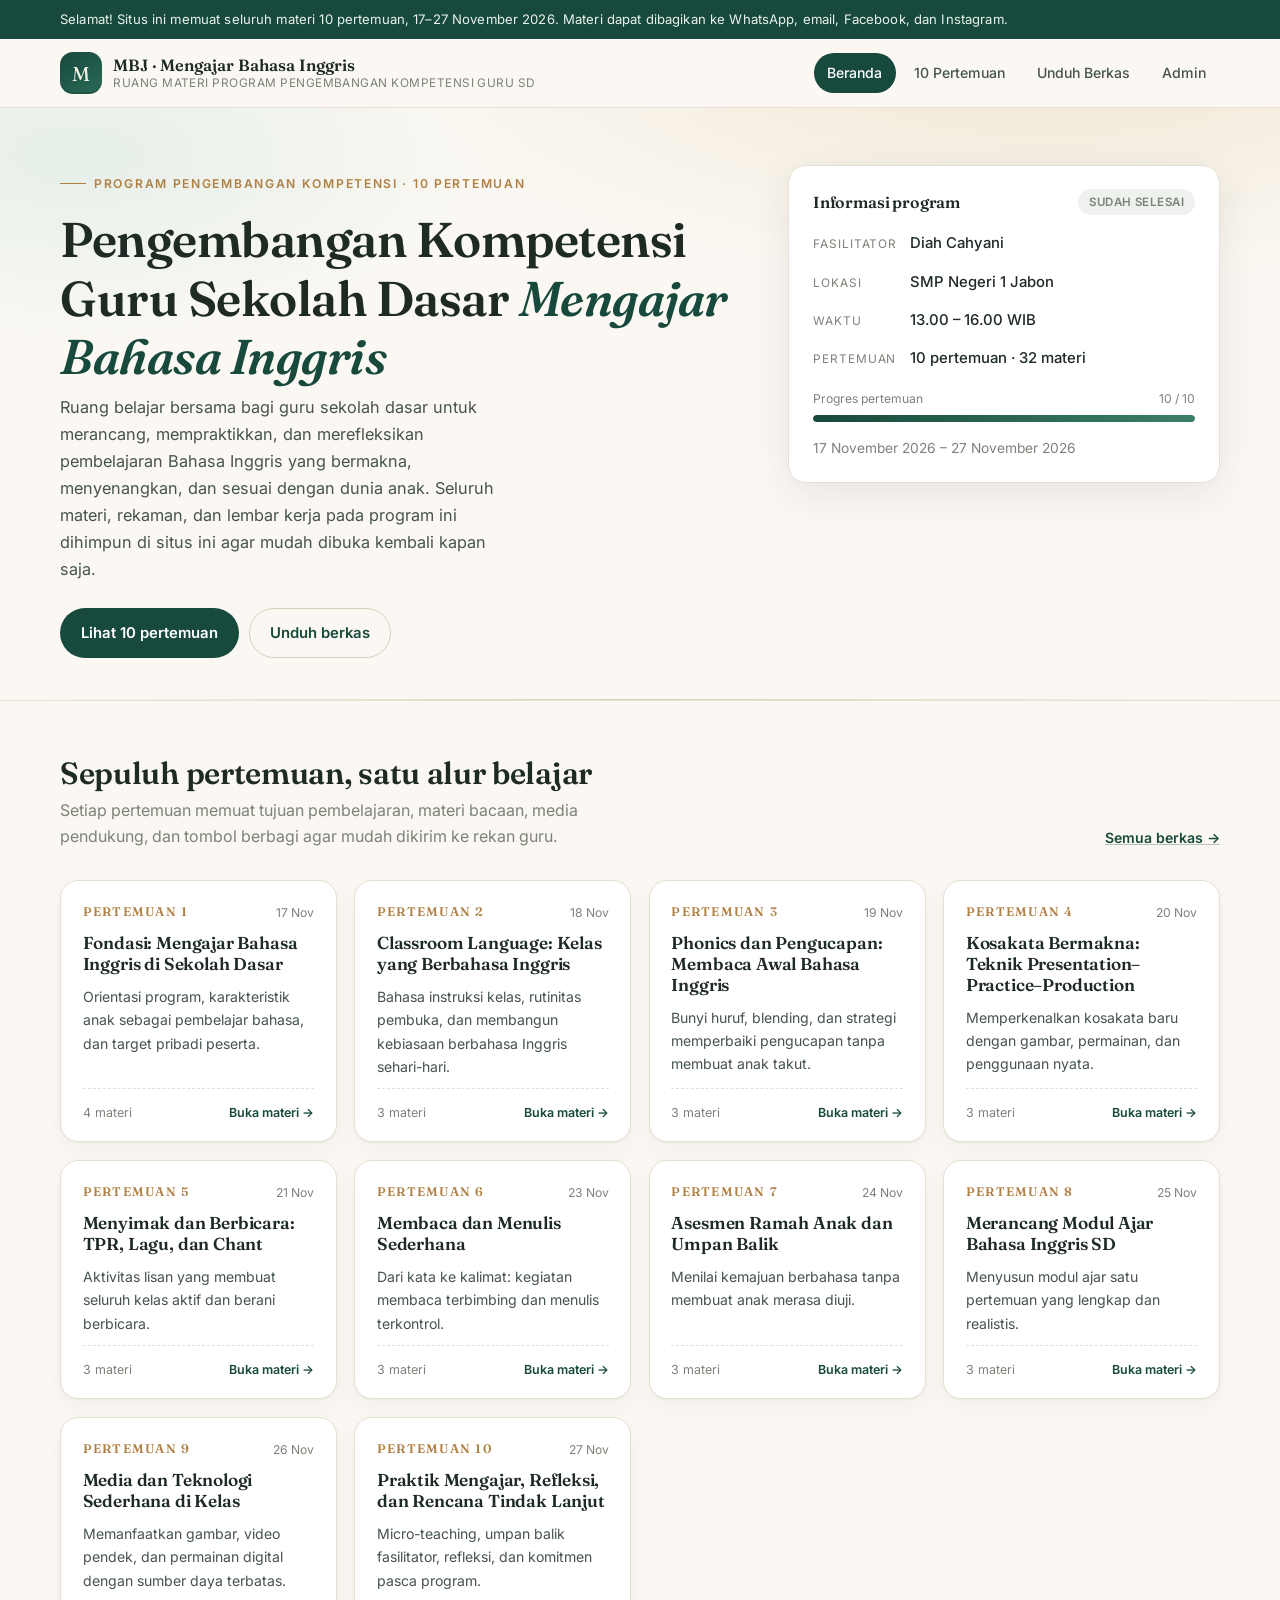
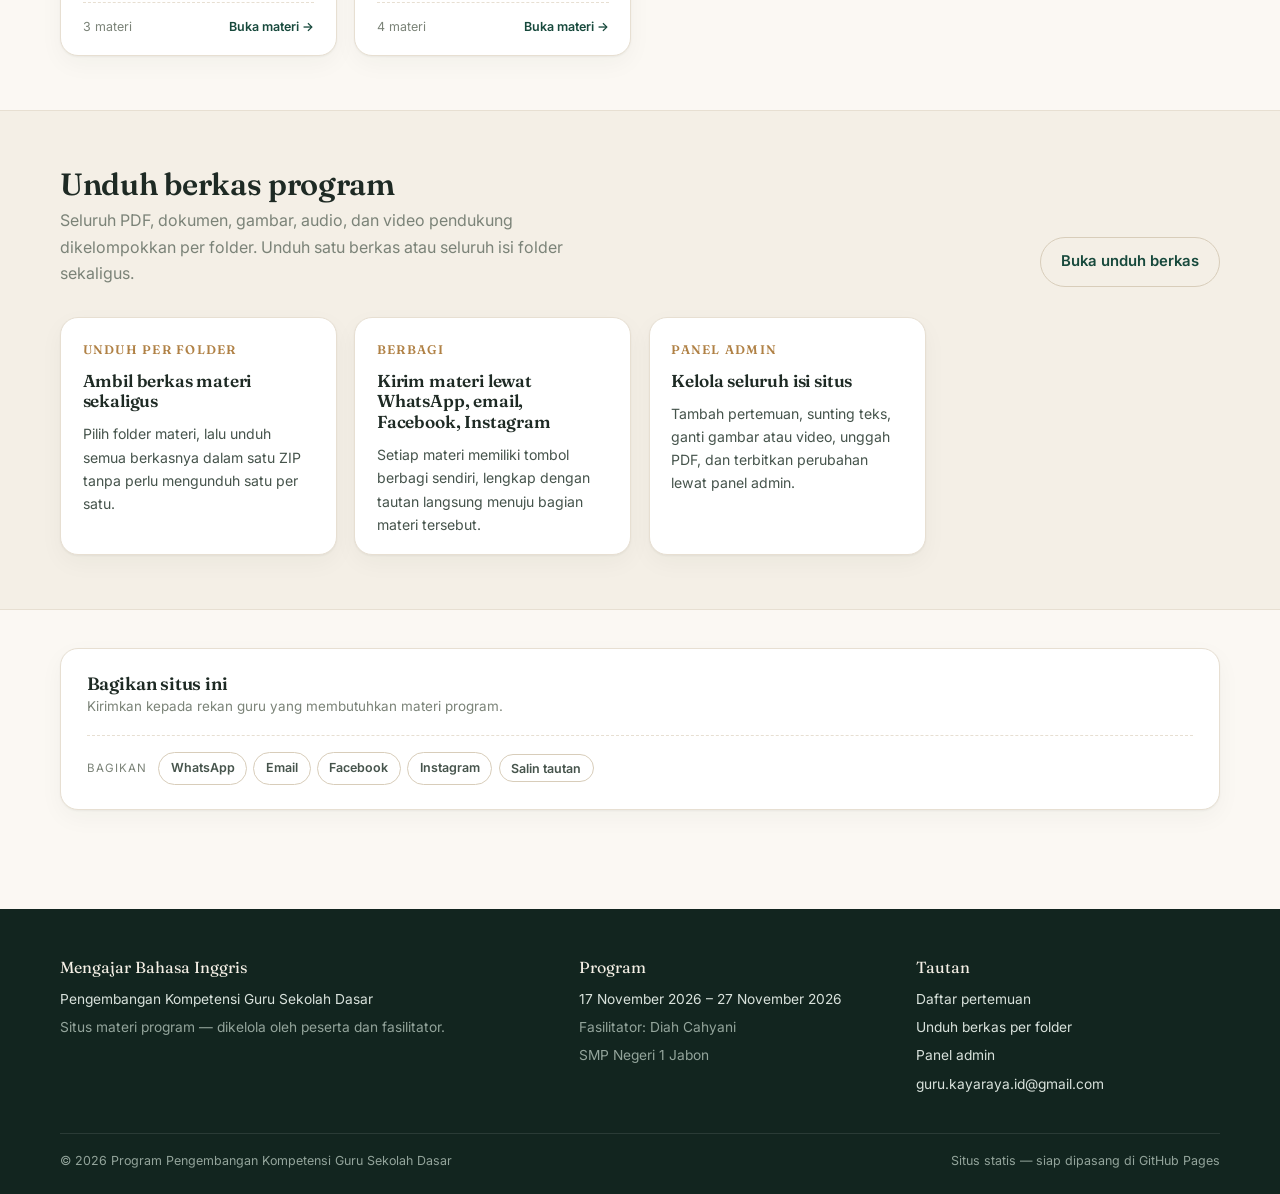
<file: index.html>
<!doctype html>
<html lang="id">
<head>
  <meta charset="utf-8">
  <meta name="viewport" content="width=device-width, initial-scale=1">
  <title>MBJ · Materi Pengembangan Kompetensi Guru SD — Mengajar Bahasa Inggris</title>
  <meta name="description" content="Kumpulan materi 10 pertemuan Program Pengembangan Kompetensi Guru Sekolah Dasar — Mengajar Bahasa Inggris, 17–27 November 2026, fasilitator Diah Cahyani, SMP Negeri 1 Jabon.">
  <meta name="theme-color" content="#fbf8f3">
  <link rel="preconnect" href="https://fonts.googleapis.com">
  <link rel="preconnect" href="https://fonts.gstatic.com" crossorigin>
  <link href="https://fonts.googleapis.com/css2?family=Fraunces:ital,opsz,wght@0,9..144,400;0,9..144,600;0,9..144,700;1,9..144,400&family=Inter:wght@400;500;600;700&display=swap" rel="stylesheet">
  <link rel="stylesheet" href="assets/css/style.css">
  <link rel="icon" href="data:image/svg+xml,%3Csvg xmlns='http://www.w3.org/2000/svg' viewBox='0 0 64 64'%3E%3Crect width='64' height='64' rx='14' fill='%2317493c'/%3E%3Ctext x='32' y='43' font-family='Georgia,serif' font-size='30' fill='%23f6efe4' text-anchor='middle'%3EB%3C/text%3E%3C/svg%3E">
</head>
<body data-page="home">
  <div id="site-header"></div>
  <main id="app" aria-live="polite"></main>
  <div id="site-footer"></div>

  <script src="assets/js/data.js"></script>
  <script src="assets/js/app.js"></script>
  <script src="assets/js/home.js"></script>
</body>
</html>
</file>
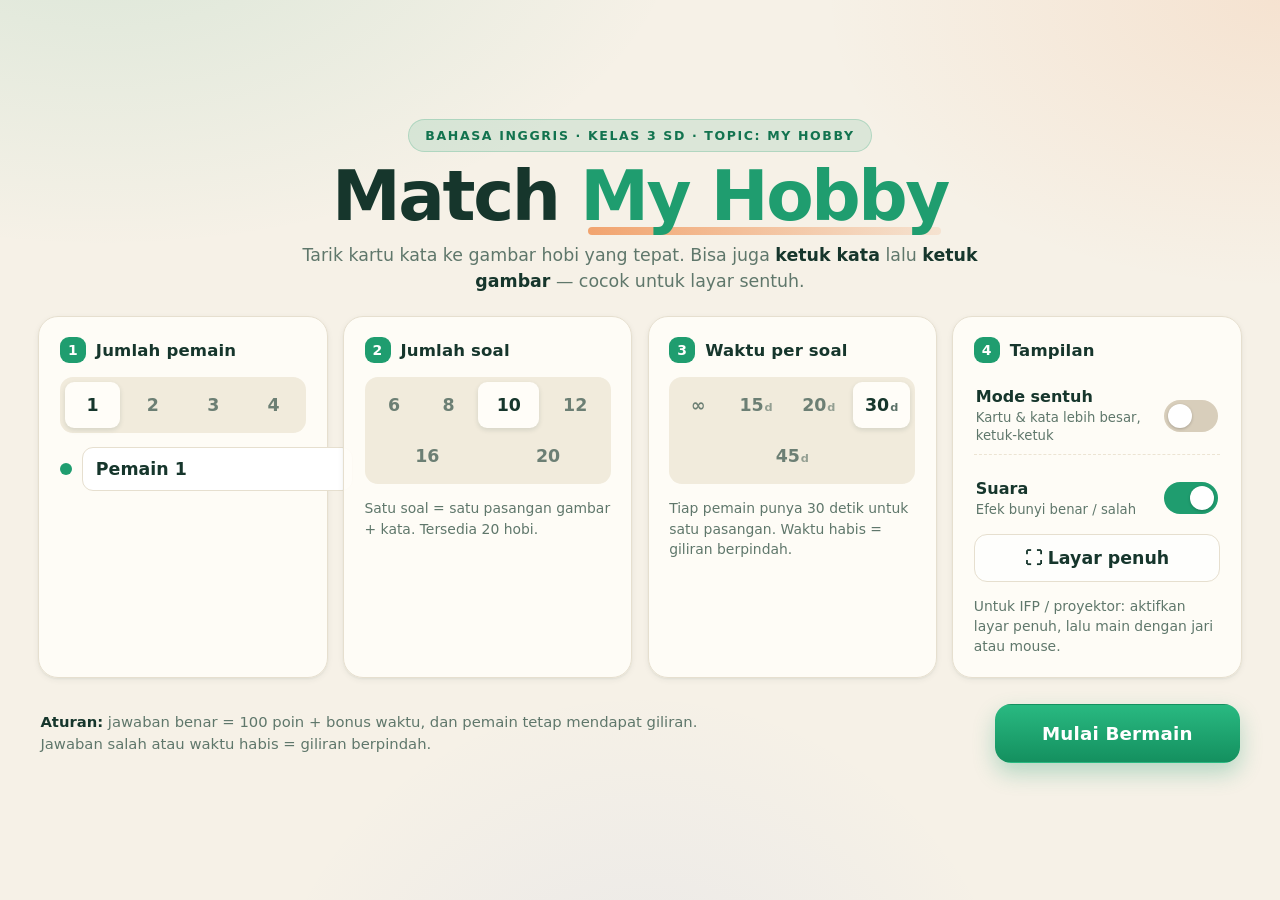
<file: game-match-hobby/index.html>
<!doctype html>
<html lang="id">
<head>
<meta charset="utf-8">
<meta name="viewport" content="width=device-width, initial-scale=1, maximum-scale=1, user-scalable=no">
<title>Match My Hobby — Bahasa Inggris Kelas 3 SD</title>
<meta name="description" content="Game pencocokan gambar dan teks bertema My Hobby untuk kelas 3 SD. Tarik kata ke gambar yang tepat, atur pemain, jumlah soal, dan waktu.">
<meta name="theme-color" content="#f6f1e7">
<link rel="icon" href="data:image/svg+xml,%3Csvg xmlns='http://www.w3.org/2000/svg' viewBox='0 0 64 64'%3E%3Crect width='64' height='64' rx='16' fill='%231f9d6f'/%3E%3Ctext x='32' y='45' font-family='Georgia,serif' font-size='34' font-weight='700' fill='%23fffdf8' text-anchor='middle'%3EM%3C/text%3E%3C/svg%3E">
<link rel="stylesheet" href="css/style.css">
</head>
<body>

<main id="app">

  <!-- ============ SETUP ============ -->
  <section class="screen setup-screen is-active" id="screen-setup">
    <div class="setup-inner">
      <header class="hero">
        <span class="badge">Bahasa Inggris · Kelas 3 SD · Topic: My Hobby</span>
        <h1>Match <em>My Hobby</em></h1>
        <p class="lede">Tarik kartu kata ke gambar hobi yang tepat. Bisa juga <b>ketuk kata</b> lalu <b>ketuk gambar</b> — cocok untuk layar sentuh.</p>
      </header>

      <div class="setup-grid">
        <section class="panel">
          <h2><i>1</i> Jumlah pemain</h2>
          <div class="seg" id="seg-players" role="group" aria-label="Jumlah pemain">
            <button type="button" data-v="1" class="on">1</button>
            <button type="button" data-v="2">2</button>
            <button type="button" data-v="3">3</button>
            <button type="button" data-v="4">4</button>
          </div>
          <div class="names" id="name-fields"></div>
        </section>

        <section class="panel">
          <h2><i>2</i> Jumlah soal</h2>
          <div class="seg" id="seg-pairs" role="group" aria-label="Jumlah soal">
            <button type="button" data-v="6">6</button>
            <button type="button" data-v="8">8</button>
            <button type="button" data-v="10" class="on">10</button>
            <button type="button" data-v="12">12</button>
            <button type="button" data-v="16">16</button>
            <button type="button" data-v="20">20</button>
          </div>
          <p class="hint">Satu soal = satu pasangan gambar + kata. Tersedia 20 hobi.</p>
        </section>

        <section class="panel">
          <h2><i>3</i> Waktu per soal</h2>
          <div class="seg" id="seg-timer" role="group" aria-label="Waktu per soal">
            <button type="button" data-v="0">∞</button>
            <button type="button" data-v="15">15<small>d</small></button>
            <button type="button" data-v="20">20<small>d</small></button>
            <button type="button" data-v="30" class="on">30<small>d</small></button>
            <button type="button" data-v="45">45<small>d</small></button>
          </div>
          <p class="hint" id="timer-hint">Tiap pemain punya 30 detik untuk satu pasangan. Waktu habis = giliran berpindah.</p>
        </section>

        <section class="panel">
          <h2><i>4</i> Tampilan</h2>
          <label class="switch-row">
            <span class="txt"><b>Mode sentuh</b><small>Kartu &amp; kata lebih besar, ketuk-ketuk</small></span>
            <span class="sw"><input type="checkbox" id="ck-touch"><i></i></span>
          </label>
          <label class="switch-row">
            <span class="txt"><b>Suara</b><small>Efek bunyi benar / salah</small></span>
            <span class="sw"><input type="checkbox" id="ck-sound" checked><i></i></span>
          </label>
          <button type="button" class="btn ghost fullbtn" id="btn-full-setup">⛶ &nbsp;Layar penuh</button>
          <p class="hint">Untuk IFP / proyektor: aktifkan layar penuh, lalu main dengan jari atau mouse.</p>
        </section>
      </div>

      <div class="setup-foot">
        <p class="note"><b>Aturan:</b> jawaban benar = 100 poin + bonus waktu, dan pemain tetap mendapat giliran. Jawaban salah atau waktu habis = giliran berpindah.</p>
        <button type="button" class="btn primary big" id="btn-start">Mulai Bermain</button>
      </div>
    </div>
  </section>

  <!-- ============ GAME ============ -->
  <section class="screen game-screen" id="screen-game" hidden>
    <header class="gamebar">
      <div class="gamebrand">My <b>Hobby</b></div>
      <div class="scores" id="scores"></div>
      <div class="meters">
        <div class="timer-pill" id="timer-pill" aria-live="off">
          <span class="clock" aria-hidden="true">⏱</span>
          <b id="timer-val">30</b>
          <small id="timer-unit">detik</small>
        </div>
        <div class="prog">
          <span id="progress-text">0 / 10 pasangan</span>
          <div class="prog-bar"><i id="prog-fill"></i></div>
        </div>
      </div>
    </header>

    <div class="turnbar" id="turnbar">
      <span class="turn-dot" id="turn-dot"></span>
      <span class="turn-label" id="turn-label">Giliran <b>Pemain 1</b></span>
      <span class="turn-tip" id="turn-tip">Tarik kata ke gambar yang cocok</span>
    </div>

    <div class="board">
      <section class="zone">
        <div class="zone-head"><h2>Pictures</h2><span>gambar</span></div>
        <div class="pics" id="pics"></div>
      </section>
      <section class="zone">
        <div class="zone-head"><h2>Words</h2><span>kata</span></div>
        <div class="words" id="words"></div>
      </section>
    </div>

    <footer class="gamefoot">
      <button type="button" class="btn ghost sm" id="btn-quit">Keluar</button>
      <p class="foot-hint" id="foot-hint">Seret kata ke gambar — atau ketuk kata lalu ketuk gambar.</p>
      <div class="foot-right">
        <button type="button" class="btn ghost sm" id="btn-sound2">🔊 Suara: ON</button>
        <button type="button" class="btn ghost sm" id="btn-full2">⛶ Layar penuh</button>
      </div>
    </footer>

    <div class="flash" id="flash" aria-live="polite"></div>
  </section>

  <!-- ============ RESULTS ============ -->
  <section class="screen results-screen" id="screen-results" hidden>
    <div class="results-card">
      <div class="trophy" id="res-emoji" aria-hidden="true">🏆</div>
      <h1 id="res-title">Hebat!</h1>
      <p class="res-sub" id="res-sub"></p>
      <div class="res-table" id="res-table"></div>
      <div class="res-meta" id="res-meta"></div>
      <div class="res-actions">
        <button type="button" class="btn primary" id="btn-again">Main Lagi</button>
        <button type="button" class="btn ghost" id="btn-setup">Ubah Pengaturan</button>
      </div>
    </div>
  </section>

</main>

<script src="js/data.js"></script>
<script src="js/game.js"></script>
</body>
</html>
</file>
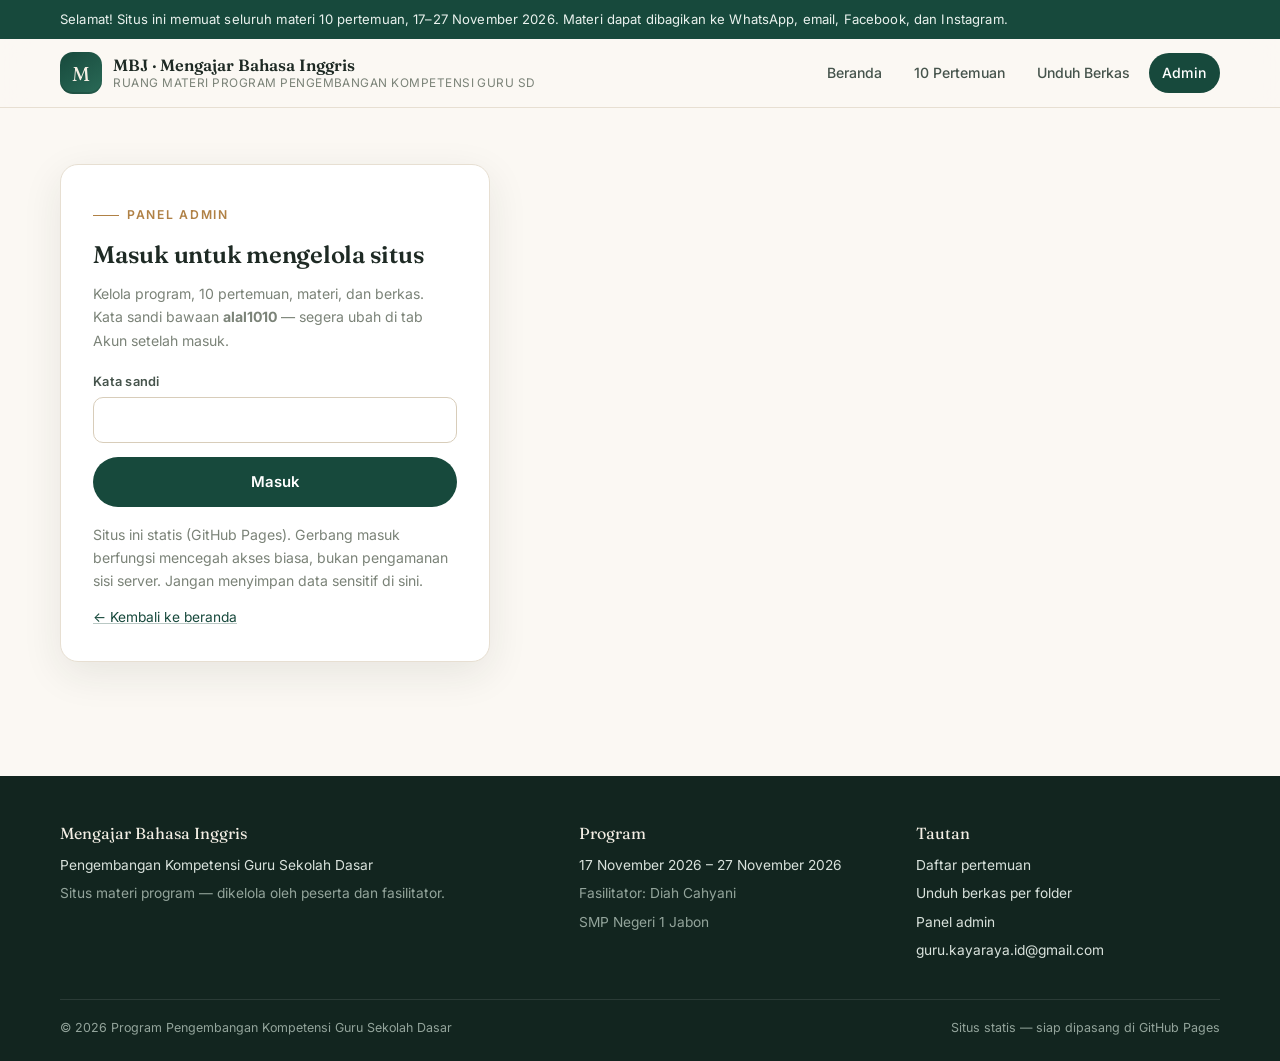
<file: admin.html>
<!doctype html>
<html lang="id">
<head>
  <meta charset="utf-8">
  <meta name="viewport" content="width=device-width, initial-scale=1">
  <title>Panel Admin · MBJ</title>
  <meta name="robots" content="noindex, nofollow">
  <meta name="theme-color" content="#fbf8f3">
  <link rel="preconnect" href="https://fonts.googleapis.com">
  <link rel="preconnect" href="https://fonts.gstatic.com" crossorigin>
  <link href="https://fonts.googleapis.com/css2?family=Fraunces:ital,opsz,wght@0,9..144,400;0,9..144,600;0,9..144,700;1,9..144,400&family=Inter:wght@400;500;600;700&display=swap" rel="stylesheet">
  <link rel="stylesheet" href="assets/css/style.css">
  <link rel="icon" href="data:image/svg+xml,%3Csvg xmlns='http://www.w3.org/2000/svg' viewBox='0 0 64 64'%3E%3Crect width='64' height='64' rx='14' fill='%2317493c'/%3E%3Ctext x='32' y='43' font-family='Georgia,serif' font-size='30' fill='%23f6efe4' text-anchor='middle'%3EB%3C/text%3E%3C/svg%3E">
</head>
<body data-page="admin">
  <div id="site-header"></div>
  <main id="app" aria-live="polite"></main>
  <div id="site-footer"></div>

  <script src="assets/js/data.js"></script>
  <script src="assets/js/app.js"></script>
  <script src="assets/js/admin.js"></script>
</body>
</html>
</file>
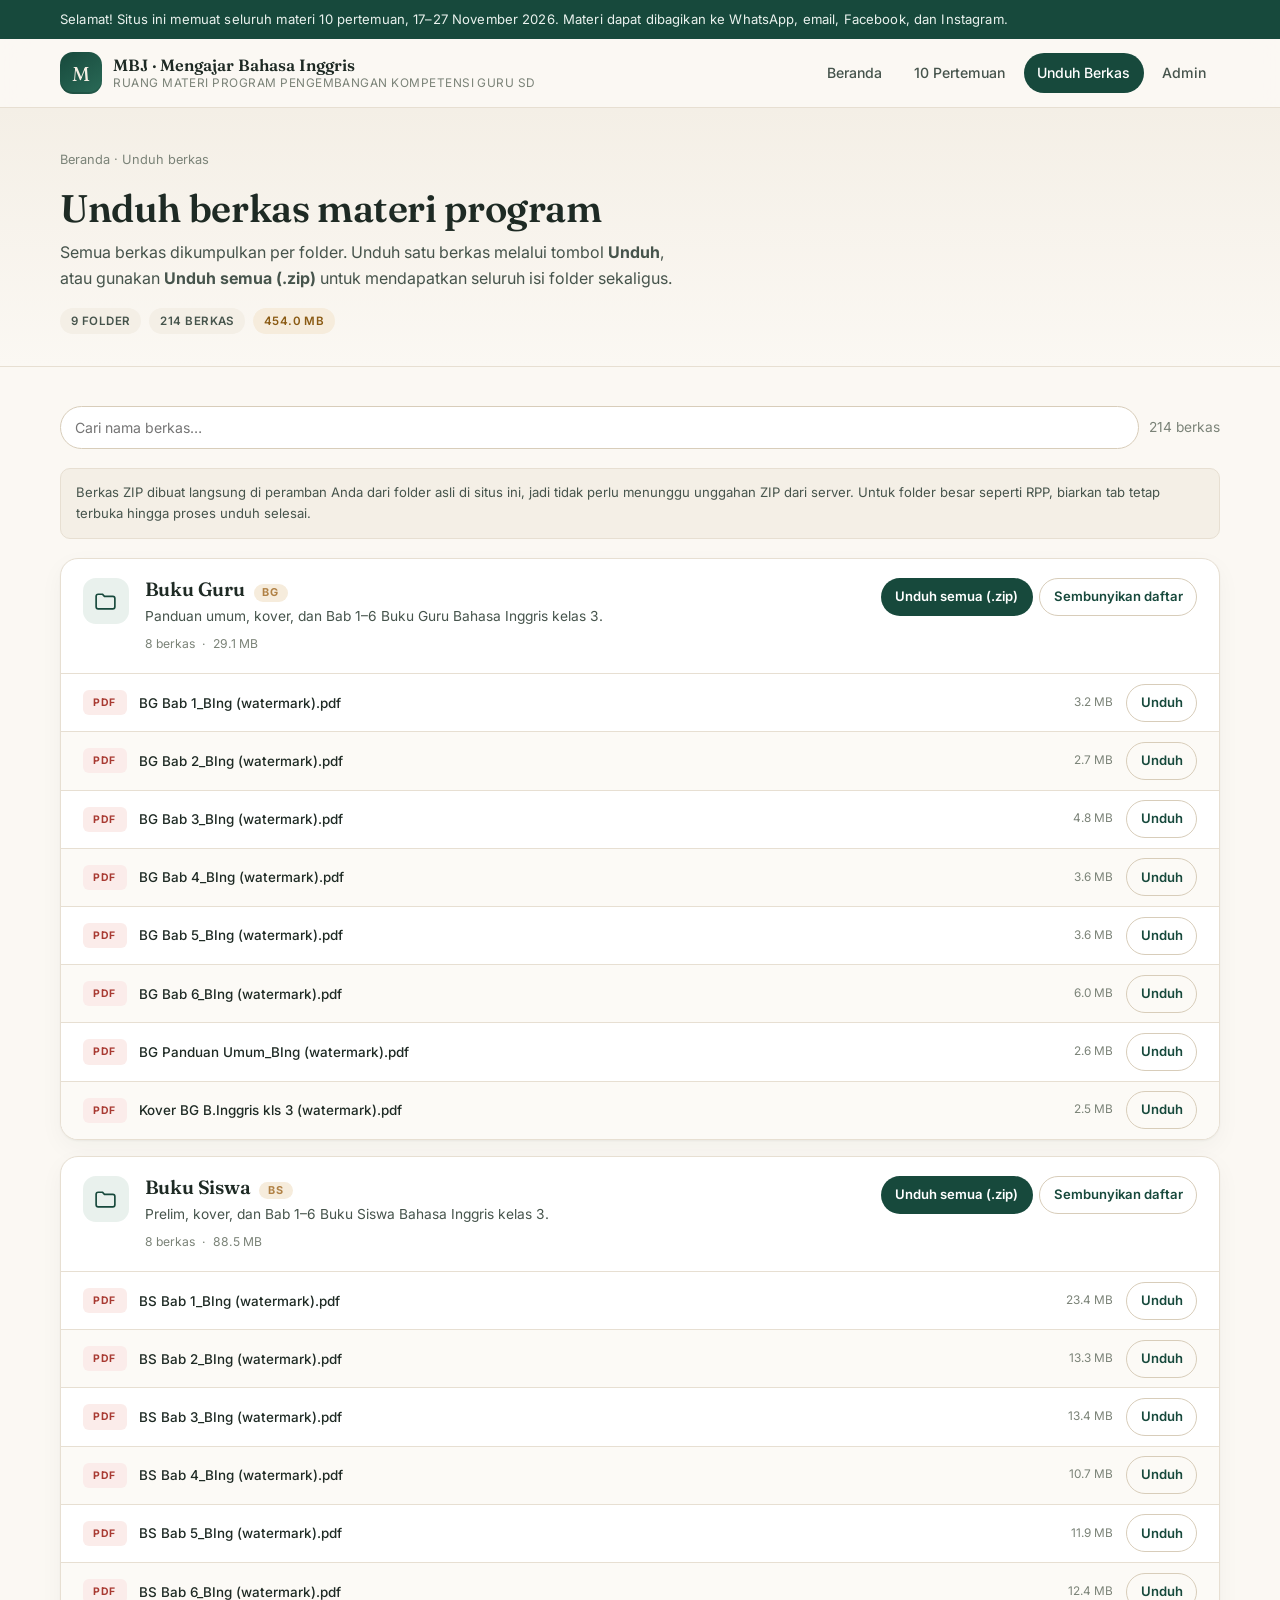
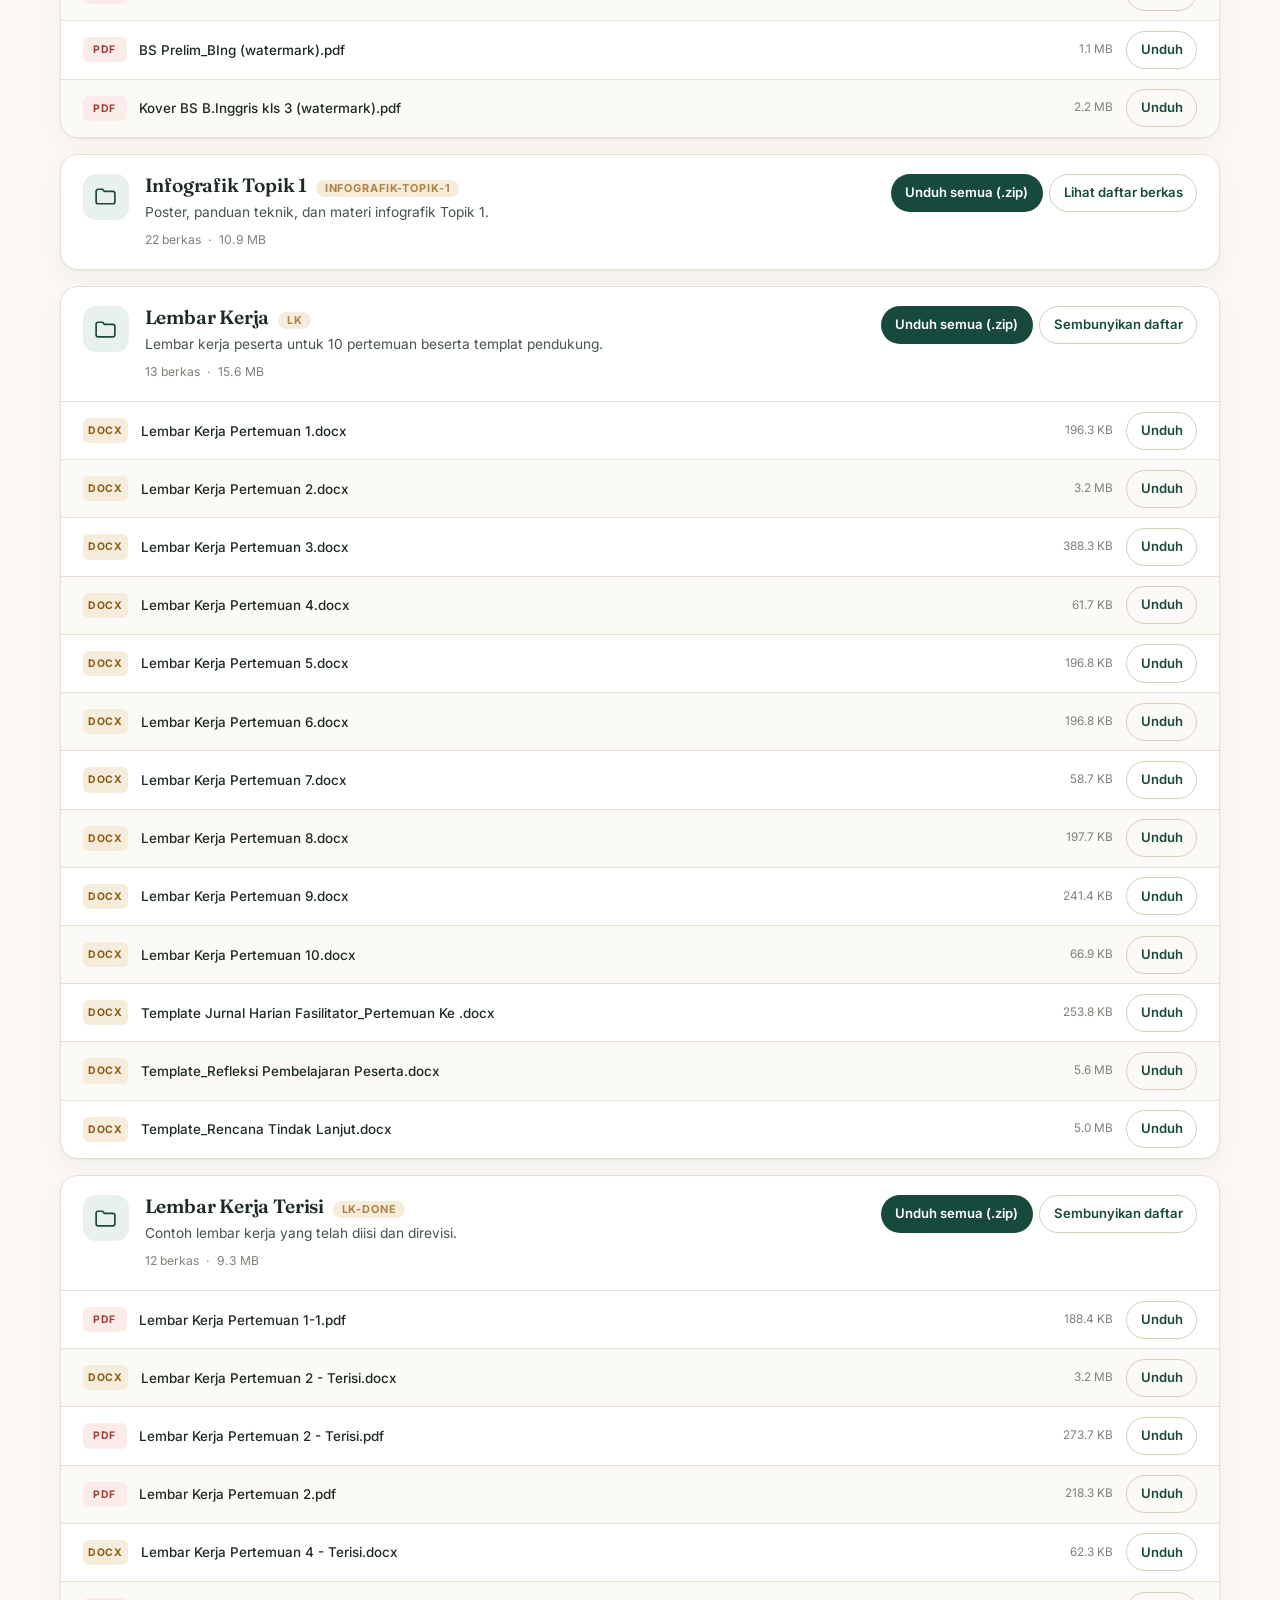
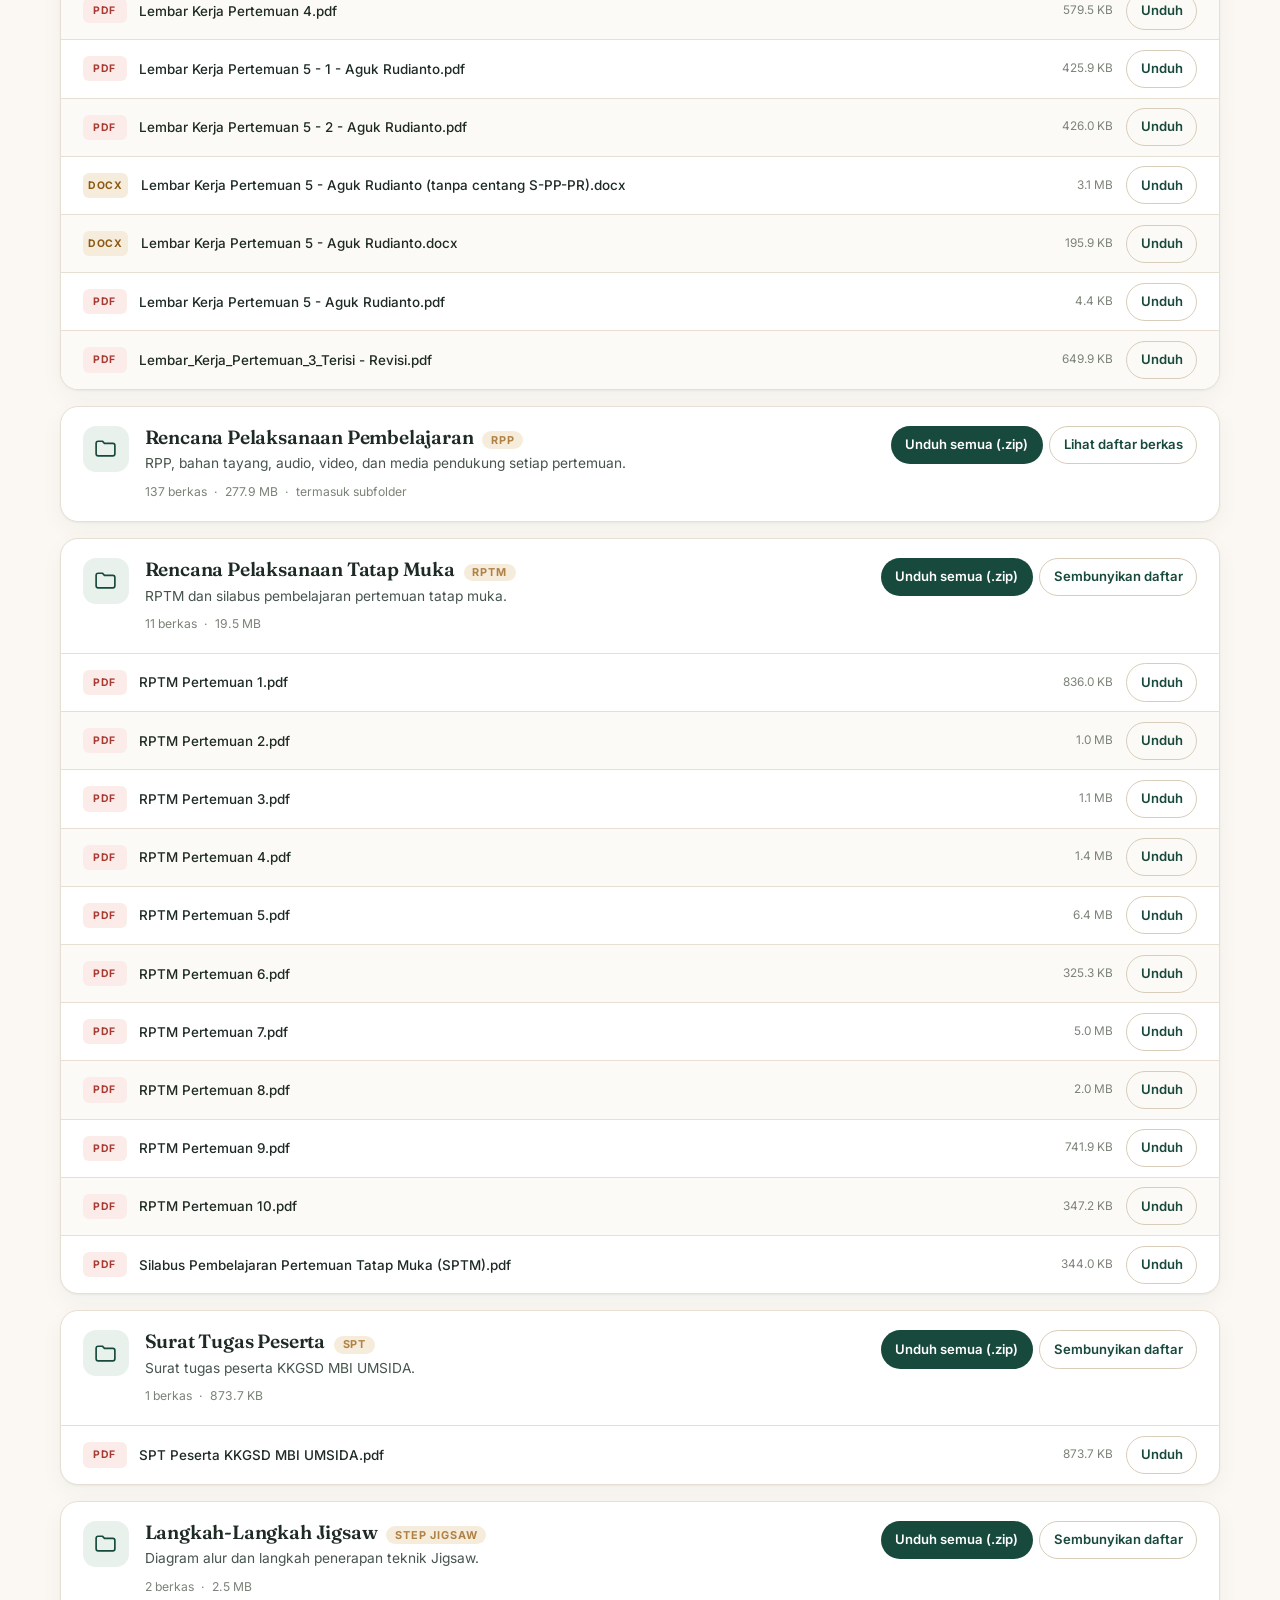
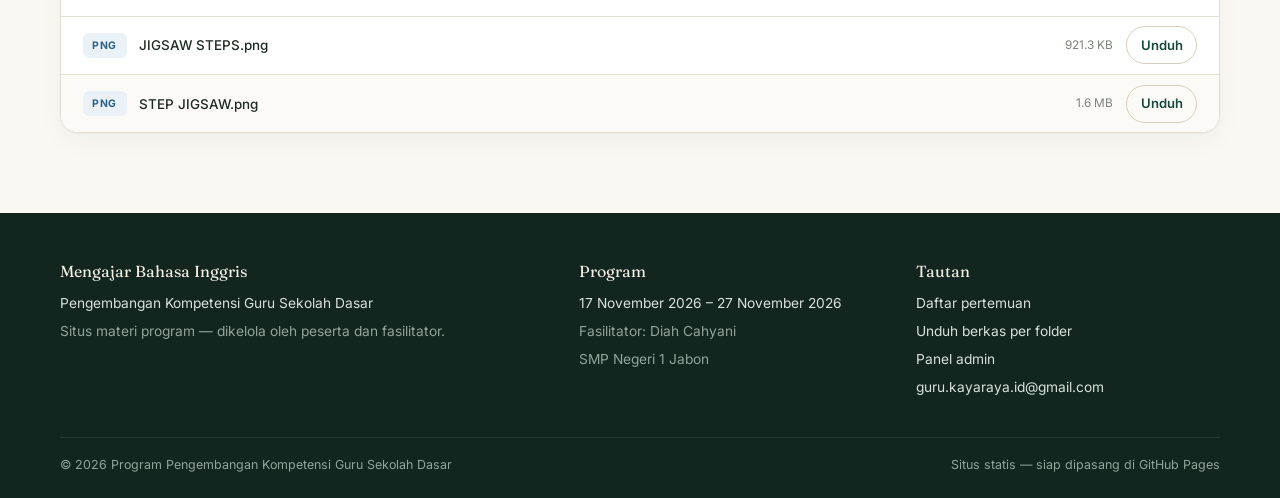
<file: downloads.html>
<!doctype html>
<html lang="id">
<head>
  <meta charset="utf-8">
  <meta name="viewport" content="width=device-width, initial-scale=1">
  <title>Unduh Berkas per Folder · MBJ</title>
  <meta name="description" content="Unduh berkas materi program per folder: BG, BS, Infografik Topik 1, LK, LK-Done, RPP, RPTM, SPT, dan Step Jigsaw. Tersedia juga unduh semua berkas dalam satu folder.">
  <meta name="theme-color" content="#fbf8f3">
  <link rel="preconnect" href="https://fonts.googleapis.com">
  <link rel="preconnect" href="https://fonts.gstatic.com" crossorigin>
  <link href="https://fonts.googleapis.com/css2?family=Fraunces:ital,opsz,wght@0,9..144,400;0,9..144,600;0,9..144,700;1,9..144,400&family=Inter:wght@400;500;600;700&display=swap" rel="stylesheet">
  <link rel="stylesheet" href="assets/css/style.css">
  <link rel="icon" href="data:image/svg+xml,%3Csvg xmlns='http://www.w3.org/2000/svg' viewBox='0 0 64 64'%3E%3Crect width='64' height='64' rx='14' fill='%2317493c'/%3E%3Ctext x='32' y='43' font-family='Georgia,serif' font-size='30' fill='%23f6efe4' text-anchor='middle'%3EB%3C/text%3E%3C/svg%3E">
</head>
<body data-page="downloads">
  <div id="site-header"></div>
  <main id="app" aria-live="polite"></main>
  <div id="site-footer"></div>

  <script src="assets/js/data.js"></script>
  <script src="assets/js/app.js"></script>
  <script src="assets/js/downloads-data.js"></script>
  <script src="assets/js/zip.js"></script>
  <script src="assets/js/downloads.js"></script>
</body>
</html>
</file>
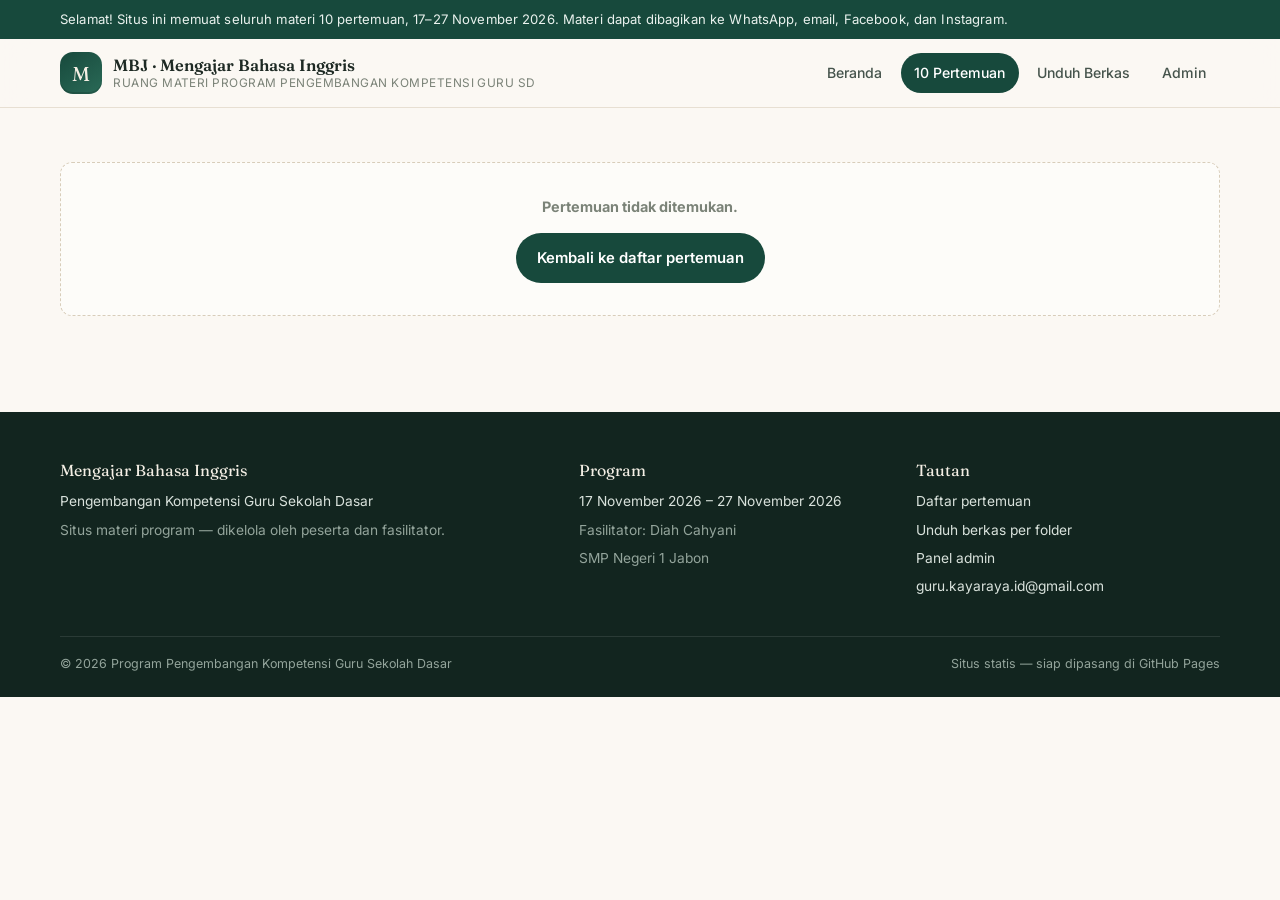
<file: pertemuan.html>
<!doctype html>
<html lang="id">
<head>
  <meta charset="utf-8">
  <meta name="viewport" content="width=device-width, initial-scale=1">
  <title>Materi Pertemuan · MBJ</title>
  <meta name="description" content="Materi lengkap per pertemuan Program Pengembangan Kompetensi Guru SD — Mengajar Bahasa Inggris.">
  <meta name="theme-color" content="#fbf8f3">
  <link rel="preconnect" href="https://fonts.googleapis.com">
  <link rel="preconnect" href="https://fonts.gstatic.com" crossorigin>
  <link href="https://fonts.googleapis.com/css2?family=Fraunces:ital,opsz,wght@0,9..144,400;0,9..144,600;0,9..144,700;1,9..144,400&family=Inter:wght@400;500;600;700&display=swap" rel="stylesheet">
  <link rel="stylesheet" href="assets/css/style.css">
  <link rel="icon" href="data:image/svg+xml,%3Csvg xmlns='http://www.w3.org/2000/svg' viewBox='0 0 64 64'%3E%3Crect width='64' height='64' rx='14' fill='%2317493c'/%3E%3Ctext x='32' y='43' font-family='Georgia,serif' font-size='30' fill='%23f6efe4' text-anchor='middle'%3EB%3C/text%3E%3C/svg%3E">
</head>
<body data-page="meetings">
  <div id="site-header"></div>
  <main id="app" aria-live="polite"></main>
  <div id="site-footer"></div>

  <script src="assets/js/data.js"></script>
  <script src="assets/js/app.js"></script>
  <script src="assets/js/meeting.js"></script>
</body>
</html>
</file>
<file: assets/css/style.css>
/* =========================================================
   MBJ · Tema terang elegan
   ========================================================= */
:root {
  --bg: #fbf8f3;
  --bg-soft: #f4efe6;
  --surface: #ffffff;
  --ink: #1e2a24;
  --ink-soft: #46544c;
  --muted: #7b8378;
  --line: #e7dfd2;
  --line-strong: #d8cdba;
  --brand: #17493c;
  --brand-dark: #0f342a;
  --brand-soft: #e9f1ed;
  --accent: #b08145;
  --accent-soft: #f6ecdc;
  --danger: #a83a32;
  --danger-soft: #fbecea;
  --shadow-sm: 0 1px 2px rgba(30, 42, 36, .05), 0 8px 24px rgba(30, 42, 36, .04);
  --shadow-md: 0 12px 40px rgba(30, 42, 36, .09);
  --radius: 18px;
  --radius-sm: 12px;
  --serif: 'Fraunces', 'Iowan Old Style', 'Georgia', serif;
  --sans: 'Inter', 'Segoe UI', system-ui, -apple-system, sans-serif;
}

* { box-sizing: border-box; }

html { scroll-behavior: smooth; }

body {
  margin: 0;
  background: var(--bg);
  color: var(--ink);
  font-family: var(--sans);
  font-size: 16px;
  line-height: 1.65;
  -webkit-font-smoothing: antialiased;
}

img, video, iframe { max-width: 100%; }

a { color: var(--brand); text-decoration-color: rgba(23, 73, 60, .3); }
a:hover { color: var(--brand-dark); }

h1, h2, h3, h4 {
  font-family: var(--serif);
  font-weight: 600;
  line-height: 1.2;
  letter-spacing: -.01em;
  margin: 0 0 .5em;
  color: var(--ink);
}

p { margin: 0 0 1em; }
p:last-child { margin-bottom: 0; }

.wrap { width: min(1160px, calc(100% - 2.5rem)); margin: 0 auto; }

.muted { color: var(--muted); }
.small { font-size: .86rem; }
.center { text-align: center; }

/* ---------------- tombol ---------------- */
.btn {
  display: inline-flex;
  align-items: center;
  justify-content: center;
  gap: .5rem;
  padding: .72rem 1.25rem;
  border-radius: 999px;
  border: 1px solid transparent;
  background: var(--brand);
  color: #fff;
  font: inherit;
  font-weight: 600;
  font-size: .93rem;
  cursor: pointer;
  text-decoration: none;
  transition: transform .16s ease, background .16s ease, box-shadow .16s ease, color .16s ease;
}
.btn:hover { background: var(--brand-dark); color: #fff; transform: translateY(-1px); box-shadow: var(--shadow-sm); }
.btn--ghost { background: transparent; color: var(--brand); border-color: var(--line-strong); }
.btn--ghost:hover { background: var(--brand-soft); color: var(--brand-dark); box-shadow: none; }
.btn--accent { background: var(--accent); }
.btn--accent:hover { background: #9a6f39; }
.btn--danger { background: transparent; color: var(--danger); border-color: #e8c9c4; }
.btn--danger:hover { background: var(--danger-soft); color: var(--danger); }
.btn--sm { padding: .45rem .85rem; font-size: .82rem; }
.btn--block { width: 100%; }
.btn[disabled] { opacity: .55; cursor: not-allowed; transform: none; }

/* ---------------- topbar & header ---------------- */
.topbar {
  background: var(--brand);
  color: #eaf2ee;
  font-size: .82rem;
  letter-spacing: .01em;
}
.topbar .wrap { padding: .55rem 0; }
.topbar a { color: #fff; }

.site-header {
  position: sticky;
  top: 0;
  z-index: 30;
  background: rgba(251, 248, 243, .88);
  backdrop-filter: blur(14px);
  border-bottom: 1px solid var(--line);
}
.header-inner {
  display: flex;
  align-items: center;
  justify-content: space-between;
  gap: 1rem;
  padding: .8rem 0;
}
.brand { display: flex; align-items: center; gap: .7rem; text-decoration: none; color: inherit; }
.brand__mark {
  width: 42px; height: 42px;
  display: grid; place-items: center;
  border-radius: 13px;
  background: linear-gradient(145deg, var(--brand), #2a6a57);
  color: #f6efe4;
  font-family: var(--serif);
  font-size: 1.25rem;
  box-shadow: inset 0 -2px 0 rgba(0, 0, 0, .15);
}
.brand__text { display: flex; flex-direction: column; line-height: 1.2; }
.brand__text strong { font-family: var(--serif); font-size: 1.02rem; font-weight: 600; }
.brand__text small { color: var(--muted); font-size: .74rem; letter-spacing: .04em; text-transform: uppercase; }

.site-nav { display: flex; align-items: center; gap: .3rem; }
.site-nav a {
  padding: .5rem .85rem;
  border-radius: 999px;
  text-decoration: none;
  color: var(--ink-soft);
  font-size: .88rem;
  font-weight: 500;
  transition: background .16s ease, color .16s ease;
}
.site-nav a:hover { background: var(--brand-soft); color: var(--brand); }
.site-nav a.is-active { background: var(--brand); color: #fff; }

.nav-toggle {
  display: none;
  background: transparent;
  border: 1px solid var(--line-strong);
  border-radius: 10px;
  padding: .42rem .75rem;
  font: inherit;
  font-size: .85rem;
  color: var(--ink-soft);
  cursor: pointer;
}

/* ---------------- hero ---------------- */
.hero {
  position: relative;
  padding: 3.6rem 0 2.6rem;
  background:
    radial-gradient(1100px 380px at 82% -10%, #f0e6d4 0%, rgba(240, 230, 212, 0) 62%),
    radial-gradient(700px 320px at 6% 8%, #e6efe9 0%, rgba(230, 239, 233, 0) 60%),
    var(--bg);
  border-bottom: 1px solid var(--line);
  overflow: hidden;
}
.hero::after {
  content: "";
  position: absolute;
  inset: auto 0 0 0;
  height: 1px;
  background: linear-gradient(90deg, transparent, var(--line-strong), transparent);
}
.hero-grid { display: grid; grid-template-columns: 1.35fr .85fr; gap: 2.6rem; align-items: start; }
.kicker {
  display: inline-flex;
  align-items: center;
  gap: .5rem;
  font-size: .76rem;
  font-weight: 600;
  letter-spacing: .14em;
  text-transform: uppercase;
  color: var(--accent);
  margin-bottom: 1rem;
}
.kicker::before { content: ""; width: 26px; height: 1px; background: var(--accent); display: inline-block; }
.hero h1 { font-size: clamp(2rem, 4vw, 3.05rem); margin-bottom: .55rem; }
.hero h1 em { font-style: italic; color: var(--brand); }
.hero__sub {
  font-family: var(--serif);
  font-size: clamp(1.1rem, 1.8vw, 1.4rem);
  color: var(--accent);
  font-style: italic;
  margin-bottom: 1rem;
}
.hero__desc { max-width: 44ch; color: var(--ink-soft); font-size: 1.02rem; }
.hero__actions { display: flex; flex-wrap: wrap; gap: .65rem; margin-top: 1.6rem; }

.hero-card {
  background: var(--surface);
  border: 1px solid var(--line);
  border-radius: var(--radius);
  box-shadow: var(--shadow-md);
  padding: 1.4rem 1.5rem;
}
.hero-card__head { display: flex; align-items: center; justify-content: space-between; gap: .75rem; margin-bottom: 1rem; }
.hero-card__title { font-family: var(--serif); font-size: 1rem; margin: 0; }
.badge {
  display: inline-flex;
  align-items: center;
  gap: .35rem;
  padding: .24rem .68rem;
  border-radius: 999px;
  font-size: .72rem;
  font-weight: 600;
  letter-spacing: .04em;
  text-transform: uppercase;
  background: var(--brand-soft);
  color: var(--brand);
  white-space: nowrap;
}
.badge--live { background: #fdf0d8; color: #8a5a13; }
.badge--done { background: #eef1ee; color: var(--muted); }
.badge--accent { background: var(--accent-soft); color: #8a5a13; }
.badge--soft { background: var(--bg-soft); color: var(--ink-soft); }

.fact-list { display: grid; gap: .85rem; margin: 0; }
.fact { display: grid; grid-template-columns: 88px 1fr; gap: .6rem; align-items: baseline; }
.fact dt { font-size: .74rem; text-transform: uppercase; letter-spacing: .08em; color: var(--muted); }
.fact dd { margin: 0; font-size: .93rem; font-weight: 500; }

.progress { margin-top: 1.15rem; }
.progress__meta { display: flex; justify-content: space-between; font-size: .76rem; color: var(--muted); margin-bottom: .4rem; }
.progress__track { height: 7px; background: var(--bg-soft); border-radius: 999px; overflow: hidden; }
.progress__bar { height: 100%; background: linear-gradient(90deg, var(--brand), #3c7f68); border-radius: 999px; transition: width .4s ease; }

/* ---------------- bagian ---------------- */
.section { padding: 3.4rem 0; }
.section--tight { padding: 2.4rem 0; }
.section--soft { background: var(--bg-soft); border-block: 1px solid var(--line); }
.section-head { display: flex; align-items: end; justify-content: space-between; gap: 1.5rem; margin-bottom: 1.9rem; flex-wrap: wrap; }
.section-head h2 { font-size: clamp(1.5rem, 2.4vw, 2rem); margin: 0 0 .3rem; }
.section-head p { color: var(--muted); margin: 0; max-width: 55ch; }
.section-head .section-link { font-size: .88rem; font-weight: 600; }

/* ---------------- kartu pertemuan ---------------- */
.meeting-grid {
  display: grid;
  grid-template-columns: repeat(auto-fill, minmax(268px, 1fr));
  gap: 1.1rem;
}
.meeting-card {
  position: relative;
  display: flex;
  flex-direction: column;
  gap: .65rem;
  background: var(--surface);
  border: 1px solid var(--line);
  border-radius: var(--radius);
  padding: 1.35rem 1.35rem 1.1rem;
  text-decoration: none;
  color: inherit;
  box-shadow: var(--shadow-sm);
  transition: transform .18s ease, box-shadow .18s ease, border-color .18s ease;
  overflow: hidden;
}
.meeting-card::before {
  content: "";
  position: absolute;
  inset: 0 auto 0 0;
  width: 3px;
  background: linear-gradient(180deg, var(--accent), transparent);
  opacity: 0;
  transition: opacity .18s ease;
}
.meeting-card:hover { transform: translateY(-3px); box-shadow: var(--shadow-md); border-color: var(--line-strong); }
.meeting-card:hover::before { opacity: 1; }
.meeting-card__top { display: flex; align-items: center; justify-content: space-between; gap: .5rem; }
.meeting-card__day {
  font-family: var(--serif);
  font-size: .78rem;
  letter-spacing: .1em;
  text-transform: uppercase;
  color: var(--accent);
  font-weight: 600;
}
.meeting-card__date { font-size: .76rem; color: var(--muted); }
.meeting-card h3 { font-size: 1.08rem; margin: 0; }
.meeting-card p { font-size: .88rem; color: var(--ink-soft); margin: 0; }
.meeting-card__foot {
  display: flex; align-items: center; justify-content: space-between;
  margin-top: auto; padding-top: .85rem; border-top: 1px dashed var(--line);
  font-size: .78rem; color: var(--muted);
}
.meeting-card__more { color: var(--brand); font-weight: 600; }

/* ---------------- halaman pertemuan ---------------- */
.page-head {
  padding: 2.6rem 0 2rem;
  background: linear-gradient(180deg, var(--bg-soft), var(--bg));
  border-bottom: 1px solid var(--line);
}
.crumbs { font-size: .8rem; color: var(--muted); margin-bottom: .9rem; }
.crumbs a { color: var(--muted); text-decoration: none; }
.crumbs a:hover { color: var(--brand); }
.page-head h1 { font-size: clamp(1.6rem, 3vw, 2.4rem); max-width: 26ch; margin-bottom: .5rem; }
.page-head__meta { display: flex; flex-wrap: wrap; gap: .5rem; margin-top: 1rem; }
.page-head__lead { color: var(--ink-soft); max-width: 62ch; }

.detail-layout { display: grid; grid-template-columns: 280px minmax(0, 1fr); gap: 2.2rem; align-items: start; padding: 2.6rem 0 3.4rem; }
.side { position: sticky; top: 92px; }
.side__title { font-size: .74rem; text-transform: uppercase; letter-spacing: .1em; color: var(--muted); margin-bottom: .65rem; font-weight: 600; }
.side__list { display: grid; gap: .2rem; border-left: 1px solid var(--line); }
.side__item {
  display: block;
  padding: .42rem .75rem;
  font-size: .84rem;
  color: var(--ink-soft);
  text-decoration: none;
  border-left: 2px solid transparent;
  margin-left: -1px;
  line-height: 1.4;
}
.side__item:hover { color: var(--brand); background: var(--brand-soft); }
.side__item.is-active { border-left-color: var(--accent); color: var(--brand); font-weight: 600; background: rgba(176, 129, 69, .07); }

.objective-box {
  background: var(--surface);
  border: 1px solid var(--line);
  border-left: 3px solid var(--accent);
  border-radius: var(--radius-sm);
  padding: 1.15rem 1.35rem;
  margin-bottom: 1.6rem;
  box-shadow: var(--shadow-sm);
}
.objective-box h2 { font-size: 1rem; margin-bottom: .6rem; }
.objective-box ul { margin: 0; padding-left: 1.1rem; font-size: .92rem; color: var(--ink-soft); }
.objective-box li { margin-bottom: .3rem; }

.notice {
  background: var(--accent-soft);
  border: 1px solid #eddcbf;
  color: #6d4a1d;
  border-radius: var(--radius-sm);
  padding: .8rem 1rem;
  font-size: .88rem;
  margin-bottom: 1.4rem;
}

.material {
  background: var(--surface);
  border: 1px solid var(--line);
  border-radius: var(--radius);
  padding: 1.6rem 1.7rem 1.3rem;
  margin-bottom: 1.3rem;
  box-shadow: var(--shadow-sm);
  scroll-margin-top: 96px;
}
.material__head { display: flex; align-items: center; gap: .7rem; margin-bottom: .9rem; flex-wrap: wrap; }
.type-chip {
  display: inline-flex; align-items: center; gap: .35rem;
  padding: .22rem .6rem;
  border-radius: 7px;
  font-size: .68rem;
  font-weight: 700;
  letter-spacing: .09em;
  text-transform: uppercase;
  border: 1px solid var(--line-strong);
  color: var(--ink-soft);
  background: var(--bg);
}
.type-chip--text { background: var(--brand-soft); border-color: #cfe0d7; color: var(--brand); }
.type-chip--image { background: #eef3f9; border-color: #d6e2f0; color: #2b5378; }
.type-chip--video { background: #f7ecef; border-color: #ecd6db; color: #8d3a4f; }
.type-chip--pdf { background: #fbf0e8; border-color: #f0d9c6; color: #8a4a24; }
.material h2 { font-size: 1.32rem; margin: 0 0 .15rem; }
.material__body { font-size: .97rem; color: var(--ink-soft); }
.material__body p { margin-bottom: .9rem; }
.material__body p:last-child { margin-bottom: 0; }
.material__caption { font-size: .8rem; color: var(--muted); margin-top: .7rem; font-style: italic; }

.figure { margin: 1.1rem 0 .4rem; }
.figure img { display: block; width: 100%; border-radius: var(--radius-sm); border: 1px solid var(--line); }
.figure figcaption { font-size: .8rem; color: var(--muted); margin-top: .5rem; }

.embed { position: relative; padding-top: 56.25%; border-radius: var(--radius-sm); overflow: hidden; background: #101715; border: 1px solid var(--line); }
.embed iframe, .embed video { position: absolute; inset: 0; width: 100%; height: 100%; border: 0; }

.placeholder {
  display: grid;
  place-items: center;
  gap: .3rem;
  text-align: center;
  padding: 2rem 1.2rem;
  border: 1.5px dashed var(--line-strong);
  border-radius: var(--radius-sm);
  background: repeating-linear-gradient(45deg, #fdfbf7, #fdfbf7 10px, #faf6ee 10px, #faf6ee 20px);
  color: var(--muted);
  font-size: .86rem;
}
.placeholder strong { color: var(--ink-soft); font-size: .92rem; }

.download-card {
  display: flex; align-items: center; gap: .9rem;
  border: 1px solid var(--line);
  border-radius: var(--radius-sm);
  padding: .9rem 1.1rem;
  background: var(--bg);
  margin-top: 1rem;
  flex-wrap: wrap;
}
.download-card__icon {
  width: 40px; height: 40px; flex: 0 0 auto;
  display: grid; place-items: center;
  border-radius: 10px;
  background: #fff;
  border: 1px solid var(--line);
  font-size: .68rem; font-weight: 700; color: var(--accent);
}
.download-card__meta { flex: 1 1 180px; font-size: .88rem; }
.download-card__meta small { display: block; color: var(--muted); font-size: .76rem; }

/* ---------------- berbagi ---------------- */
.share { display: flex; flex-wrap: wrap; align-items: center; gap: .4rem; margin-top: 1.15rem; padding-top: .95rem; border-top: 1px dashed var(--line); }
.share__label { font-size: .72rem; text-transform: uppercase; letter-spacing: .09em; color: var(--muted); margin-right: .3rem; }
.share__btn {
  display: inline-flex; align-items: center;
  padding: .34rem .72rem;
  border-radius: 999px;
  border: 1px solid var(--line-strong);
  background: var(--surface);
  color: var(--ink-soft);
  font-size: .78rem;
  font-weight: 600;
  text-decoration: none;
  cursor: pointer;
  font-family: inherit;
  transition: background .15s ease, color .15s ease, border-color .15s ease, transform .15s ease;
}
.share__btn:hover { transform: translateY(-1px); }
.share__btn--wa:hover { background: #e8f7ec; border-color: #bfe3c8; color: #1c7a3c; }
.share__btn--mail:hover { background: #f2f5fa; border-color: #cbd8ea; color: #2c5282; }
.share__btn--fb:hover { background: #eef2fb; border-color: #c6d3ee; color: #1f4c9c; }
.share__btn--ig:hover { background: #fceef4; border-color: #efcadd; color: #a12a63; }
.share__btn--copy:hover { background: var(--brand-soft); border-color: #cfe0d7; color: var(--brand); }
.share--compact { margin-top: .8rem; padding-top: .7rem; }

.pager { display: flex; justify-content: space-between; gap: .8rem; margin-top: 1.6rem; flex-wrap: wrap; }
.pager a { display: flex; flex-direction: column; gap: .15rem; text-decoration: none; padding: .85rem 1.1rem; border: 1px solid var(--line); border-radius: var(--radius-sm); background: var(--surface); flex: 1 1 220px; }
.pager a:hover { border-color: var(--line-strong); background: #fffdf9; }
.pager small { font-size: .72rem; text-transform: uppercase; letter-spacing: .08em; color: var(--muted); }
.pager strong { font-family: var(--serif); font-weight: 600; font-size: .95rem; }
.pager .is-next { text-align: right; }

/* ---------------- berkas & unggahan ---------------- */
.dropzone {
  border: 1.5px dashed var(--line-strong);
  border-radius: var(--radius);
  background: var(--surface);
  padding: 2.2rem 1.5rem;
  text-align: center;
  transition: background .18s ease, border-color .18s ease;
}
.dropzone.is-over { background: var(--brand-soft); border-color: var(--brand); }
.dropzone__title { font-family: var(--serif); font-size: 1.15rem; margin-bottom: .25rem; }
.dropzone p { color: var(--muted); font-size: .88rem; }
.dropzone input[type=file] { display: none; }
.dropzone__actions { display: flex; justify-content: center; gap: .5rem; margin-top: .9rem; flex-wrap: wrap; }

.toolbar { display: flex; flex-wrap: wrap; gap: .6rem; align-items: center; margin-bottom: 1.2rem; }
.toolbar input[type=search], .toolbar select {
  font: inherit; font-size: .88rem;
  padding: .55rem .85rem;
  border: 1px solid var(--line-strong);
  border-radius: 999px;
  background: var(--surface);
  color: var(--ink);
  min-width: 180px;
}
.toolbar input[type=search] { flex: 1 1 220px; }
.toolbar input:focus, .toolbar select:focus { outline: 2px solid rgba(23, 73, 60, .18); border-color: var(--brand); }

.file-grid { display: grid; grid-template-columns: repeat(auto-fill, minmax(250px, 1fr)); gap: 1rem; }
.file-card {
  display: flex; flex-direction: column;
  background: var(--surface);
  border: 1px solid var(--line);
  border-radius: var(--radius-sm);
  overflow: hidden;
  box-shadow: var(--shadow-sm);
}
.file-card__thumb {
  height: 130px;
  background: var(--bg-soft);
  display: grid; place-items: center;
  font-size: .72rem; font-weight: 700; letter-spacing: .12em; text-transform: uppercase; color: var(--accent);
  border-bottom: 1px solid var(--line);
  overflow: hidden;
}
.file-card__thumb img, .file-card__thumb video { width: 100%; height: 100%; object-fit: cover; }
.file-card__body { padding: .85rem 1rem 1rem; display: flex; flex-direction: column; gap: .35rem; flex: 1; }
.file-card__name { font-size: .9rem; font-weight: 600; word-break: break-word; line-height: 1.35; }
.file-card__meta { font-size: .76rem; color: var(--muted); }
.file-card__actions { display: flex; flex-wrap: wrap; gap: .35rem; margin-top: auto; padding-top: .6rem; }
.file-card__actions .btn { padding: .34rem .7rem; font-size: .76rem; }

.empty {
  border: 1px dashed var(--line-strong);
  border-radius: var(--radius-sm);
  padding: 2rem 1.2rem;
  text-align: center;
  color: var(--muted);
  font-size: .9rem;
  background: rgba(255, 255, 255, .5);
}

/* ---------------- unduh berkas per folder ---------------- */
[hidden] { display: none !important; }

.dl-groups { display: grid; gap: 1rem; margin-top: 1.2rem; }
.dl-group {
  background: var(--surface);
  border: 1px solid var(--line);
  border-radius: var(--radius);
  box-shadow: var(--shadow-sm);
  overflow: hidden;
}
.dl-group__head {
  display: flex; align-items: flex-start; gap: 1rem;
  padding: 1.2rem 1.35rem;
  flex-wrap: wrap;
}
.dl-group__icon {
  flex: 0 0 auto;
  width: 46px; height: 46px;
  display: grid; place-items: center;
  border-radius: 13px;
  background: var(--brand-soft);
  color: var(--brand);
}
.dl-group__icon svg { width: 25px; height: 25px; }
.dl-group__info { flex: 1 1 300px; min-width: 0; }
.dl-group__info h2 { font-size: 1.2rem; margin: 0 0 .2rem; display: flex; align-items: baseline; gap: .55rem; flex-wrap: wrap; }
.dl-group__info p { color: var(--ink-soft); font-size: .86rem; margin: 0 0 .4rem; }
.dl-group__code {
  font-family: var(--sans); font-size: .68rem; font-weight: 700;
  letter-spacing: .08em; color: var(--accent);
  background: var(--accent-soft); border-radius: 999px; padding: .15rem .55rem;
}
.dl-group__meta { display: flex; flex-wrap: wrap; gap: .45rem; font-size: .76rem; color: var(--muted); }
.dl-group__meta span + span::before { content: "·"; margin-right: .45rem; }
.dl-group__actions { display: flex; gap: .4rem; flex-wrap: wrap; align-items: center; margin-left: auto; }

.dl-progress { padding: 0 1.35rem 1rem; }
.dl-progress__text { font-size: .78rem; color: var(--ink-soft); margin-bottom: .35rem; word-break: break-word; }
.dl-progress__track { height: 7px; border-radius: 999px; background: var(--bg-soft); overflow: hidden; }
.dl-progress__track span { display: block; height: 100%; width: 0; background: var(--brand); border-radius: inherit; transition: width .18s ease; }

.dl-files { border-top: 1px solid var(--line); }
.dl-file {
  display: flex; align-items: center; gap: .8rem;
  padding: .6rem 1.35rem;
  border-bottom: 1px solid var(--line);
}
.dl-file:last-child { border-bottom: 0; }
.dl-file:nth-child(even) { background: #fcfaf6; }
.dl-file__ext {
  flex: 0 0 auto;
  min-width: 44px; text-align: center;
  font-size: .65rem; font-weight: 700; letter-spacing: .06em;
  padding: .25rem .35rem; border-radius: 6px;
  background: var(--bg-soft); color: var(--ink-soft);
}
.dl-file__ext--pdf { background: #fbecea; color: var(--danger); }
.dl-file__ext--image { background: #eaf1f7; color: #2e6187; }
.dl-file__ext--video { background: #f1ebf7; color: #6c4a8a; }
.dl-file__ext--audio { background: #eaf4ee; color: #2f7d5c; }
.dl-file__ext--doc { background: var(--accent-soft); color: #8a5a13; }
.dl-file__info { flex: 1 1 auto; min-width: 0; display: flex; flex-direction: column; line-height: 1.35; }
.dl-file__name { font-size: .84rem; font-weight: 500; word-break: break-word; }
.dl-file__path { font-size: .72rem; color: var(--muted); word-break: break-all; }
.dl-file__size { flex: 0 0 auto; font-size: .74rem; color: var(--muted); }
.dl-file .btn { flex: 0 0 auto; }

/* ---------------- admin ---------------- */
.login-shell { display: grid; place-items: center; padding: 3.5rem 0 4.5rem; }
.login-card {
  width: min(430px, 100%);
  background: var(--surface);
  border: 1px solid var(--line);
  border-radius: var(--radius);
  box-shadow: var(--shadow-md);
  padding: 2rem;
}
.login-card h1 { font-size: 1.5rem; }
.login-card .muted { font-size: .88rem; }

.field { display: grid; gap: .32rem; margin-bottom: .9rem; }
.field label { font-size: .8rem; font-weight: 600; letter-spacing: .02em; color: var(--ink-soft); }
.field input, .field textarea, .field select {
  font: inherit;
  font-size: .92rem;
  padding: .6rem .8rem;
  border: 1px solid var(--line-strong);
  border-radius: 10px;
  background: #fff;
  color: var(--ink);
  width: 100%;
}
.field textarea { resize: vertical; min-height: 90px; line-height: 1.55; }
.field input:focus, .field textarea:focus, .field select:focus {
  outline: 2px solid rgba(23, 73, 60, .16);
  border-color: var(--brand);
}
.field small { color: var(--muted); font-size: .76rem; }
.field-row { display: grid; grid-template-columns: repeat(auto-fit, minmax(160px, 1fr)); gap: .85rem; }

.admin-head { display: flex; align-items: center; justify-content: space-between; gap: 1rem; flex-wrap: wrap; padding: 1.6rem 0 1.2rem; border-bottom: 1px solid var(--line); }
.admin-head h1 { font-size: 1.6rem; margin: 0; }
.admin-head p { margin: 0; color: var(--muted); font-size: .86rem; }
.admin-head__actions { display: flex; gap: .45rem; flex-wrap: wrap; }

.tabs { display: flex; gap: .25rem; overflow-x: auto; padding: .7rem 0; border-bottom: 1px solid var(--line); margin-bottom: 1.6rem; }
.tab {
  border: 0; background: transparent;
  padding: .5rem .9rem;
  border-radius: 999px;
  font: inherit; font-size: .86rem; font-weight: 500;
  color: var(--ink-soft); cursor: pointer; white-space: nowrap;
}
.tab:hover { background: var(--bg-soft); }
.tab.is-active { background: var(--brand); color: #fff; font-weight: 600; }

.panel { background: var(--surface); border: 1px solid var(--line); border-radius: var(--radius); padding: 1.5rem 1.6rem; box-shadow: var(--shadow-sm); margin-bottom: 1.2rem; }
.panel h2 { font-size: 1.12rem; margin-bottom: .2rem; }
.panel h3 { font-size: .98rem; margin-bottom: .6rem; }
.panel__hint { color: var(--muted); font-size: .84rem; margin-bottom: 1.1rem; }
.panel__head { display: flex; align-items: start; justify-content: space-between; gap: 1rem; flex-wrap: wrap; margin-bottom: .9rem; }
.panel__head h2 { margin: 0; }
.panel__actions { display: flex; gap: .4rem; flex-wrap: wrap; }

.stat-grid { display: grid; grid-template-columns: repeat(auto-fit, minmax(160px, 1fr)); gap: .9rem; margin-bottom: 1.3rem; }
.stat {
  background: var(--surface);
  border: 1px solid var(--line);
  border-radius: var(--radius-sm);
  padding: 1.1rem 1.2rem;
  box-shadow: var(--shadow-sm);
}
.stat__value { font-family: var(--serif); font-size: 1.9rem; line-height: 1.1; color: var(--brand); }
.stat__label { font-size: .78rem; color: var(--muted); text-transform: uppercase; letter-spacing: .07em; margin-top: .2rem; }

.list-row {
  display: flex; align-items: center; gap: .8rem;
  padding: .7rem .9rem;
  border: 1px solid var(--line);
  border-radius: var(--radius-sm);
  background: #fff;
  margin-bottom: .5rem;
  flex-wrap: wrap;
}
.list-row.is-active { border-color: var(--brand); background: var(--brand-soft); }
.list-row__main { flex: 1 1 200px; min-width: 0; }
.list-row__title { font-size: .9rem; font-weight: 600; }
.list-row__sub { font-size: .76rem; color: var(--muted); }
.list-row__actions { display: flex; gap: .3rem; flex-wrap: wrap; }

.day-input { width: 90px; }

.mat-editor { border: 1px solid var(--line); border-radius: var(--radius-sm); padding: 1rem; margin-bottom: .7rem; background: #fffdf9; }
.mat-editor__head { display: flex; justify-content: space-between; gap: .6rem; align-items: center; margin-bottom: .6rem; flex-wrap: wrap; }
.mat-editor__head strong { font-size: .88rem; }

.status-line { display: flex; align-items: center; gap: .5rem; font-size: .84rem; color: var(--ink-soft); padding: .6rem .8rem; background: var(--bg-soft); border-radius: 10px; margin-bottom: 1rem; }
.dot { width: 8px; height: 8px; border-radius: 50%; background: var(--muted); display: inline-block; flex: 0 0 auto; }
.dot--live { background: #c58a1e; }
.dot--ok { background: #2f7d5c; }

.note-box { font-size: .82rem; color: var(--ink-soft); background: var(--bg-soft); border: 1px solid var(--line); border-radius: 10px; padding: .8rem .95rem; }
.note-box code { background: #fff; border: 1px solid var(--line); padding: .05rem .3rem; border-radius: 5px; font-size: .82em; }

/* ---------------- footer ---------------- */
.site-footer { margin-top: 2.6rem; background: #12251f; color: #d9e2dc; padding: 2.8rem 0 1.4rem; }
.footer-inner { display: grid; grid-template-columns: 1.6fr 1fr 1fr; gap: 2rem; }
.footer-title { font-family: var(--serif); font-size: 1rem; color: #f4efe5; margin-bottom: .45rem; }
.site-footer p { font-size: .86rem; margin-bottom: .35rem; }
.site-footer a { color: #d9e2dc; text-decoration: none; }
.site-footer a:hover { color: #fff; text-decoration: underline; }
.site-footer .muted { color: #93a49b; }
.footer-bottom {
  display: flex; justify-content: space-between; gap: 1rem; flex-wrap: wrap;
  margin-top: 2rem; padding-top: 1.1rem;
  border-top: 1px solid rgba(255, 255, 255, .1);
  font-size: .78rem; color: #93a49b;
}

/* ---------------- toast ---------------- */
.toast-root { position: fixed; inset: auto 1rem 1.4rem auto; z-index: 90; display: grid; gap: .5rem; justify-items: end; }
.toast {
  background: var(--ink);
  color: #f7f3ea;
  font-size: .86rem;
  padding: .65rem 1rem;
  border-radius: 10px;
  box-shadow: var(--shadow-md);
  max-width: min(360px, 90vw);
  animation: toast-in .22s ease;
}
.toast.is-out { opacity: 0; transform: translateY(6px); transition: opacity .3s ease, transform .3s ease; }
@keyframes toast-in { from { opacity: 0; transform: translateY(8px); } to { opacity: 1; transform: none; } }

/* ---------------- responsif ---------------- */
@media (max-width: 980px) {
  .hero-grid { grid-template-columns: 1fr; }
  .detail-layout { grid-template-columns: 1fr; }
  .side { position: static; }
  .side__list { display: flex; flex-wrap: wrap; gap: .3rem; border-left: 0; }
  .side__item { border: 1px solid var(--line); border-radius: 999px; margin-left: 0; font-size: .8rem; padding: .35rem .7rem; }
  .side__item.is-active { border-color: var(--brand); background: var(--brand-soft); }
  .footer-inner { grid-template-columns: 1fr 1fr; }
}

@media (max-width: 720px) {
  .nav-toggle { display: inline-block; }
  .site-nav {
    display: none;
    position: absolute;
    top: 100%; left: 0; right: 0;
    flex-direction: column;
    align-items: stretch;
    gap: 0;
    background: var(--surface);
    border-bottom: 1px solid var(--line);
    padding: .5rem .75rem 1rem;
    box-shadow: var(--shadow-md);
  }
  .site-header { position: relative; }
  .header-inner { position: relative; flex-wrap: wrap; }
  .nav-open .site-nav { display: flex; }
  .site-nav a { padding: .7rem .8rem; border-radius: 10px; }
  .hero { padding: 2.4rem 0 2rem; }
  .section { padding: 2.4rem 0; }
  .material { padding: 1.2rem 1.15rem 1rem; }
  .footer-inner { grid-template-columns: 1fr; }
  .fact { grid-template-columns: 76px 1fr; }
  .login-card { padding: 1.5rem; }
  .dl-group__head { padding: 1rem; }
  .dl-group__actions { margin-left: 0; width: 100%; }
  .dl-progress { padding: 0 1rem 1rem; }
  .dl-file { padding: .6rem 1rem; flex-wrap: wrap; }
  .dl-file__info { flex-basis: calc(100% - 70px); }
  .dl-file__size { margin-left: 52px; }
}

@media print {
  .site-header, .topbar, .site-footer, .share, .side, .pager, .nav-toggle, .toast-root { display: none !important; }
  body { background: #fff; }
  .material { break-inside: avoid; box-shadow: none; }
}
</file>
<file: game-match-hobby/css/style.css>
/* ============================================================
   Match My Hobby — game pencocokan gambar & kata (kelas 3 SD)
   ============================================================ */

:root {
  --bg: #f6f1e7;
  --paper: #fffdf8;
  --ink: #16362c;
  --ink-soft: #5f776b;
  --line: #e6dfcf;
  --line-strong: #d7cdb8;
  --accent: #1f9d6f;
  --accent-deep: #12734f;
  --warm: #ef7a2e;
  --danger: #d94b45;
  --radius: 20px;
  --shadow-sm: 0 2px 6px rgba(22, 54, 44, .06), 0 1px 2px rgba(22, 54, 44, .05);
  --shadow: 0 14px 30px rgba(22, 54, 44, .09), 0 3px 8px rgba(22, 54, 44, .05);
  --gap: clamp(10px, 1.1vw, 18px);
}

* { box-sizing: border-box; }

html {
  font-size: clamp(16px, 0.5vw + 11px, 20px);
  -webkit-text-size-adjust: 100%;
}

body {
  margin: 0;
  min-height: 100dvh;
  color: var(--ink);
  font-family: "Segoe UI", system-ui, -apple-system, "Helvetica Neue", Arial, sans-serif;
  background-color: var(--bg);
  background-image:
    radial-gradient(900px 520px at 8% -10%, rgba(31, 157, 111, .13), transparent 65%),
    radial-gradient(760px 480px at 100% 0%, rgba(239, 122, 46, .12), transparent 60%),
    radial-gradient(600px 600px at 50% 120%, rgba(63, 111, 240, .08), transparent 65%);
  background-attachment: fixed;
  -webkit-tap-highlight-color: transparent;
}

body.touch-mode { -webkit-user-select: none; user-select: none; }

[hidden] { display: none !important; }

h1, h2, h3, p { margin: 0; }

button, input { font: inherit; color: inherit; }

.screen { display: none; }
.screen.is-active { display: flex; }

/* ============================ SETUP ============================ */

.setup-screen {
  min-height: 100dvh;
  flex-direction: column;
  align-items: center;
  overflow-y: auto;
  padding: clamp(18px, 3vh, 40px) clamp(14px, 3vw, 48px) clamp(28px, 5vh, 56px);
}

.setup-inner {
  width: min(1520px, 100%);
  margin: auto;
  display: flex;
  flex-direction: column;
  gap: clamp(16px, 2.4vh, 30px);
}

.hero { text-align: center; display: flex; flex-direction: column; align-items: center; gap: 12px; }

.badge {
  display: inline-block;
  padding: 8px 16px;
  border-radius: 999px;
  background: rgba(31, 157, 111, .12);
  border: 1px solid rgba(31, 157, 111, .22);
  color: var(--accent-deep);
  font-size: .72rem;
  font-weight: 700;
  letter-spacing: .13em;
  text-transform: uppercase;
}

.hero h1 {
  font-size: clamp(2.6rem, 5.4vw, 4.7rem);
  line-height: .95;
  letter-spacing: -.035em;
  font-weight: 800;
}

.hero h1 em {
  font-style: normal;
  color: var(--accent);
  position: relative;
  z-index: 0;
}

.hero h1 em::after {
  content: "";
  position: absolute;
  left: 2%;
  right: 2%;
  bottom: .02em;
  height: .12em;
  border-radius: 999px;
  background: linear-gradient(90deg, rgba(239, 122, 46, .65), rgba(239, 122, 46, .12));
  z-index: -1;
}

.lede {
  max-width: 62ch;
  color: var(--ink-soft);
  font-size: clamp(1rem, 1.1vw, 1.18rem);
  line-height: 1.5;
}

.lede b { color: var(--ink); }

.setup-grid {
  display: grid;
  grid-template-columns: repeat(4, minmax(0, 1fr));
  gap: clamp(12px, 1.2vw, 20px);
}

.panel {
  background: rgba(255, 253, 248, .92);
  border: 1px solid var(--line);
  border-radius: var(--radius);
  box-shadow: var(--shadow-sm);
  padding: clamp(16px, 1.6vw, 24px);
  display: flex;
  flex-direction: column;
  gap: 14px;
}

.panel h2 {
  display: flex;
  align-items: center;
  gap: 10px;
  font-size: .95rem;
  font-weight: 800;
  letter-spacing: .01em;
}

.panel h2 i {
  display: grid;
  place-items: center;
  width: 26px;
  height: 26px;
  border-radius: 9px;
  background: var(--accent);
  color: #fff;
  font-style: normal;
  font-size: .8rem;
  flex: none;
}

.hint { font-size: .8rem; line-height: 1.45; color: var(--ink-soft); }

/* segmented controls */
.seg {
  display: flex;
  flex-wrap: wrap;
  gap: 5px;
  padding: 5px;
  border-radius: 13px;
  background: #f1ebdc;
}

.seg button {
  flex: 1 1 auto;
  min-width: 48px;
  min-height: 46px;
  padding: 6px 8px;
  border: 0;
  border-radius: 9px;
  background: transparent;
  color: #6c7f74;
  font-weight: 700;
  cursor: pointer;
  transition: background .15s, color .15s, box-shadow .15s;
}

.seg button small { font-size: .65em; font-weight: 700; opacity: .7; margin-left: 1px; }

.seg button:hover { color: var(--ink); background: rgba(255, 255, 255, .55); }

.seg button.on {
  background: var(--paper);
  color: var(--ink);
  box-shadow: 0 2px 5px rgba(22, 54, 44, .13);
}

/* player names */
.names { display: grid; gap: 9px; }

.name-row { display: flex; align-items: center; gap: 10px; }

.name-row .dot {
  width: 12px; height: 12px; border-radius: 50%; flex: none;
  background: var(--pc, var(--accent));
}

.name-row input {
  flex: 1;
  min-width: 0;
  min-height: 44px;
  padding: 0 13px;
  border: 1.5px solid var(--line);
  border-radius: 11px;
  background: #fff;
  font-weight: 600;
}

.name-row input:focus {
  outline: 2px solid var(--accent);
  outline-offset: 1px;
  border-color: transparent;
}

/* switches */
.switch-row {
  display: flex;
  align-items: center;
  gap: 14px;
  justify-content: space-between;
  padding: 10px 2px;
  cursor: pointer;
  border-bottom: 1px dashed #ece4d3;
}

.switch-row:last-of-type { border-bottom: 0; padding-bottom: 2px; }

.switch-row .txt { display: flex; flex-direction: column; gap: 3px; }
.switch-row .txt b { font-size: .92rem; }
.switch-row .txt small { font-size: .76rem; color: var(--ink-soft); line-height: 1.3; }

.sw {
  position: relative;
  flex: none;
  width: 54px;
  height: 32px;
  border-radius: 999px;
}

.sw input { position: absolute; inset: 0; opacity: 0; margin: 0; cursor: pointer; }

.sw i {
  display: block;
  width: 100%;
  height: 100%;
  border-radius: 999px;
  background: #d8cebb;
  transition: background .18s;
  position: relative;
}

.sw i::after {
  content: "";
  position: absolute;
  top: 4px;
  left: 4px;
  width: 24px;
  height: 24px;
  border-radius: 50%;
  background: #fff;
  box-shadow: 0 1px 3px rgba(0, 0, 0, .22);
  transition: transform .18s;
}

.sw input:checked + i { background: var(--accent); }
.sw input:checked + i::after { transform: translateX(22px); }
.sw input:focus-visible + i { outline: 2px solid var(--accent-deep); outline-offset: 2px; }

.fullbtn { width: 100%; }

/* setup footer */
.setup-foot {
  display: flex;
  align-items: center;
  justify-content: space-between;
  gap: 20px;
  flex-wrap: wrap;
  padding: 4px 2px 0;
}

.note {
  flex: 1 1 380px;
  max-width: 70ch;
  font-size: .85rem;
  line-height: 1.5;
  color: var(--ink-soft);
}

.note b { color: var(--ink); }

/* ============================ BUTTONS ============================ */

.btn {
  border: 1.5px solid var(--line);
  background: #fff;
  color: var(--ink);
  border-radius: 13px;
  padding: 13px 22px;
  font-weight: 700;
  cursor: pointer;
  transition: transform .12s, box-shadow .18s, background .18s, border-color .18s;
  display: inline-flex;
  align-items: center;
  justify-content: center;
  gap: 8px;
  min-height: 46px;
}

.btn:hover { transform: translateY(-1px); box-shadow: var(--shadow-sm); }
.btn:active { transform: translateY(0) scale(.99); }
.btn:focus-visible { outline: 3px solid rgba(31, 157, 111, .45); outline-offset: 2px; }

.btn.primary {
  border-color: transparent;
  background: linear-gradient(180deg, #29b981, #14905f);
  color: #fff;
  box-shadow: 0 10px 22px rgba(31, 157, 111, .30);
}

.btn.primary:hover { box-shadow: 0 14px 26px rgba(31, 157, 111, .36); }

.btn.big {
  font-size: clamp(1.05rem, 1.3vw, 1.3rem);
  padding: 18px 46px;
  border-radius: 16px;
  letter-spacing: .01em;
}

.btn.ghost { background: rgba(255, 255, 255, .65); }
.btn.sm { padding: 8px 14px; min-height: 38px; border-radius: 10px; font-size: .82rem; }
.btn:disabled { opacity: .6; cursor: progress; transform: none; box-shadow: none; }

/* ============================ GAME ============================ */

.game-screen {
  height: 100dvh;
  flex-direction: column;
  gap: clamp(7px, 1vh, 12px);
  padding: clamp(8px, 1.2vh, 14px) clamp(10px, 1.4vw, 26px) clamp(9px, 1.2vh, 14px);
  overflow: hidden;
}

.gamebar {
  display: flex;
  align-items: center;
  gap: clamp(10px, 1.2vw, 22px);
  flex-wrap: wrap;
}

.gamebrand {
  font-size: clamp(1rem, 1.4vw, 1.35rem);
  font-weight: 500;
  letter-spacing: -.01em;
  color: var(--ink-soft);
  white-space: nowrap;
}

.gamebrand b { color: var(--accent); font-weight: 800; }

.scores {
  display: flex;
  gap: 8px;
  flex-wrap: wrap;
  justify-content: center;
  flex: 1 1 auto;
}

.pscore {
  display: flex;
  align-items: center;
  gap: 9px;
  padding: 6px 14px 6px 10px;
  border-radius: 999px;
  background: rgba(255, 253, 248, .95);
  border: 2px solid transparent;
  box-shadow: var(--shadow-sm);
  min-width: 0;
  transition: border-color .2s, box-shadow .2s, transform .2s;
}

.pscore .dot { width: 11px; height: 11px; border-radius: 50%; background: var(--pc); flex: none; }

.pscore .nm {
  font-size: .85rem;
  font-weight: 700;
  max-width: 12ch;
  overflow: hidden;
  text-overflow: ellipsis;
  white-space: nowrap;
}

.pscore .pt {
  font-size: clamp(1.05rem, 1.4vw, 1.35rem);
  font-weight: 800;
  font-variant-numeric: tabular-nums;
  letter-spacing: -.02em;
}

.pscore.active {
  border-color: var(--pc);
  box-shadow: 0 0 0 5px var(--pc-soft);
  transform: translateY(-1px);
}

.pscore.active .nm { color: var(--ink); }

.meters {
  display: flex;
  align-items: center;
  gap: clamp(10px, 1.2vw, 18px);
  flex: none;
}

.timer-pill {
  display: flex;
  align-items: baseline;
  gap: 5px;
  padding: 6px 16px;
  border-radius: 14px;
  background: rgba(255, 253, 248, .95);
  border: 2px solid var(--line);
  box-shadow: var(--shadow-sm);
  min-width: 116px;
  justify-content: center;
  transition: background .2s, border-color .2s, color .2s;
}

.timer-pill .clock { font-size: .95rem; align-self: center; }

.timer-pill b {
  font-size: clamp(1.35rem, 2.1vw, 2rem);
  font-weight: 800;
  font-variant-numeric: tabular-nums;
  line-height: 1;
}

.timer-pill small { font-size: .68rem; color: var(--ink-soft); }

.timer-pill.low {
  border-color: rgba(217, 75, 69, .5);
  background: #fdeeec;
  color: #a32f2a;
  animation: pulse 1s ease-in-out infinite;
}

.timer-pill.low small { color: #b2544f; }

.timer-pill.off { border-style: dashed; }
.timer-pill.off b { font-size: clamp(1.3rem, 1.9vw, 1.8rem); }

.prog { display: flex; flex-direction: column; gap: 5px; min-width: 132px; }
.prog span { font-size: .72rem; font-weight: 700; color: var(--ink-soft); letter-spacing: .02em; }

.prog-bar {
  height: 8px;
  border-radius: 999px;
  background: #e7dfcd;
  overflow: hidden;
}

.prog-bar i {
  display: block;
  height: 100%;
  width: 0%;
  border-radius: 999px;
  background: linear-gradient(90deg, #34c48a, #1f9d6f);
  transition: width .35s cubic-bezier(.3, .8, .3, 1);
}

/* turn bar */
.turnbar {
  display: flex;
  align-items: center;
  gap: 12px;
  padding: 8px clamp(12px, 1.2vw, 18px);
  border-radius: 13px;
  background: rgba(255, 253, 248, .92);
  border: 1px solid var(--line);
  box-shadow: var(--shadow-sm);
  border-left: 6px solid var(--pc, var(--accent));
  transition: border-color .2s;
}

.turn-dot { width: 12px; height: 12px; border-radius: 50%; background: var(--pc, var(--accent)); flex: none; }

.turn-label { font-size: clamp(.9rem, 1.05vw, 1.02rem); color: var(--ink-soft); }
.turn-label b { color: var(--ink); font-weight: 800; }

.turn-tip {
  margin-left: auto;
  font-size: .78rem;
  color: var(--ink-soft);
  white-space: nowrap;
  overflow: hidden;
  text-overflow: ellipsis;
}

/* board */
.board {
  flex: 1 1 auto;
  min-height: 0;
  display: grid;
  grid-template-columns: minmax(0, 1.18fr) minmax(0, 1fr);
  gap: clamp(10px, 1.1vw, 18px);
}

.zone {
  min-height: 0;
  display: flex;
  flex-direction: column;
  gap: 9px;
  background: rgba(255, 253, 248, .62);
  border: 1px solid var(--line);
  border-radius: 18px;
  padding: clamp(9px, 1vw, 15px);
}

.zone-head {
  display: flex;
  align-items: baseline;
  gap: 8px;
  padding: 0 3px;
}

.zone-head h2 {
  font-size: .82rem;
  font-weight: 800;
  letter-spacing: .14em;
  text-transform: uppercase;
  color: var(--accent-deep);
}

.zone-head span { font-size: .72rem; color: var(--ink-soft); }

.pics, .words {
  min-height: 0;
  display: grid;
  gap: var(--gap);
  align-content: start;
  overflow-y: auto;
  overflow-x: hidden;
  padding: 3px;
  scrollbar-width: thin;
  scrollbar-color: var(--line-strong) transparent;
}

.pics { grid-template-columns: repeat(var(--cols, 5), minmax(0, 1fr)); }
.words { grid-template-columns: repeat(var(--cols, 4), minmax(0, 1fr)); }

/* picture card */
.pic {
  position: relative;
  display: flex;
  flex-direction: column;
  padding: 0;
  border: 2.5px solid #fff;
  border-radius: 14px;
  overflow: hidden;
  background: #e9e2d2;
  box-shadow: 0 3px 9px rgba(22, 54, 44, .12);
  cursor: grab;
  transition: transform .16s, box-shadow .18s, border-color .18s;
  touch-action: manipulation;
  -webkit-user-drag: none;
}

.pic img {
  width: 100%;
  aspect-ratio: 4 / 3;
  object-fit: cover;
  display: block;
  pointer-events: none;
  background: #e9e2d2;
}

.pic .cap {
  position: absolute;
  left: 0;
  right: 0;
  bottom: 0;
  display: flex;
  align-items: center;
  justify-content: center;
  gap: 6px;
  padding: 5px 6px;
  background: rgba(255, 253, 248, .94);
  color: var(--ink);
  font-size: clamp(.74rem, .8vw, .92rem);
  font-weight: 800;
  line-height: 1.15;
  text-align: center;
  transform: translateY(100%);
  transition: transform .22s cubic-bezier(.3, .9, .3, 1), background .22s;
}

.pic.matched .cap { transform: translateY(0); }

.pic .tick {
  position: absolute;
  top: 7px;
  right: 7px;
  width: 26px;
  height: 26px;
  border-radius: 50%;
  display: grid;
  place-items: center;
  background: var(--accent);
  color: #fff;
  font-size: 15px;
  font-weight: 900;
  box-shadow: 0 2px 6px rgba(0, 0, 0, .25);
  opacity: 0;
  transform: scale(.4);
  transition: opacity .2s, transform .25s cubic-bezier(.3, 1.5, .5, 1);
}

.pic:hover { transform: translateY(-2px); box-shadow: 0 8px 18px rgba(22, 54, 44, .18); }

.pic.drop-target {
  border-color: var(--warm);
  transform: translateY(-3px) scale(1.025);
  box-shadow: 0 0 0 5px rgba(239, 122, 46, .22), 0 10px 22px rgba(22, 54, 44, .18);
}

.pic.selected {
  border-color: var(--warm);
  box-shadow: 0 0 0 5px rgba(239, 122, 46, .25);
}

.pic.matched {
  border-color: #9edcbf;
  cursor: default;
  box-shadow: 0 0 0 4px rgba(31, 157, 111, .14);
}

.pic.matched .cap { background: var(--accent); color: #fff; }
.pic.matched .tick { opacity: 1; transform: scale(1); }
.pic.matched img { filter: saturate(1.05); }

.pic.wrong { animation: shake .42s; border-color: var(--danger); }

/* word chip */
.word {
  position: relative;
  display: flex;
  align-items: center;
  justify-content: center;
  min-height: clamp(52px, 7.4vh, 84px);
  padding: 10px 12px;
  border: 2px solid #fff;
  border-radius: 12px;
  background: #fff;
  box-shadow: 0 3px 9px rgba(22, 54, 44, .10);
  color: var(--ink);
  font-weight: 700;
  font-size: clamp(1rem, 1vw, 1.3rem);
  line-height: 1.2;
  text-align: center;
  cursor: grab;
  touch-action: none;
  -webkit-user-select: none;
  user-select: none;
  transition: transform .15s, box-shadow .18s, border-color .18s, background .18s;
}

.word:hover { transform: translateY(-2px); box-shadow: 0 7px 16px rgba(22, 54, 44, .16); }

.word.selected {
  border-color: var(--warm);
  background: #fff6ec;
  box-shadow: 0 0 0 5px rgba(239, 122, 46, .22);
  transform: translateY(-2px) scale(1.02);
}

.word.dragging { opacity: .35; transform: none; box-shadow: none; }

.word.matched {
  background: #eaf7f0;
  border-color: #b8e3cc;
  color: #4b8e6f;
  box-shadow: none;
  cursor: default;
  opacity: .8;
}

.word.matched::before {
  content: "✓";
  margin-right: 6px;
  color: var(--accent);
  font-weight: 900;
}

.word.wrong { animation: shake .42s; border-color: var(--danger); }

.word.matched:hover, .pic.matched:hover { transform: none; }

/* correct answer: the matched picture and word dissolve away.
   The empty slot keeps its size so the rest of the grid never jumps. */
.pic.matched, .word.matched {
  animation: vanish .52s cubic-bezier(.4, 0, .45, 1) .52s forwards;
  pointer-events: none;
}

/* drag ghost */
.drag-ghost {
  position: fixed;
  left: 0;
  top: 0;
  z-index: 999;
  pointer-events: none;
  padding: 12px 18px;
  max-width: 46vw;
  border-radius: 13px;
  background: #fffdf8;
  border: 2.5px solid var(--warm);
  box-shadow: 0 16px 30px rgba(22, 54, 44, .26);
  font-weight: 800;
  font-size: clamp(.9rem, 1vw, 1.15rem);
  color: var(--ink);
  transform: translate(-50%, -50%) rotate(-2.5deg) scale(1.04);
}

/* footer */
.gamefoot {
  display: flex;
  align-items: center;
  gap: 12px;
  flex-wrap: wrap;
}

.foot-hint { font-size: .78rem; color: var(--ink-soft); line-height: 1.35; flex: 1 1 260px; text-align: center; }
.foot-right { display: flex; gap: 8px; margin-left: auto; }

/* feedback */
.flash {
  position: fixed;
  left: 50%;
  top: 52%;
  transform: translate(-50%, -50%) scale(.82);
  z-index: 90;
  padding: .22em .62em .3em;
  border-radius: 22px;
  background: rgba(22, 54, 44, .93);
  color: #fff;
  font-size: clamp(1.6rem, 4vw, 3.4rem);
  font-weight: 900;
  letter-spacing: -.02em;
  text-align: center;
  opacity: 0;
  pointer-events: none;
  transition: opacity .16s, transform .28s cubic-bezier(.2, 1.4, .5, 1);
  box-shadow: 0 24px 50px rgba(22, 54, 44, .28);
}

.flash.show { opacity: 1; transform: translate(-50%, -50%) scale(1); }
.flash.good { background: linear-gradient(180deg, #25b57e, #128a5c); }
.flash.bad { background: linear-gradient(180deg, #e5625c, #c23a35); }
.flash small { display: block; font-size: .34em; font-weight: 700; opacity: .85; margin-top: .15em; letter-spacing: .04em; }

/* score burst */
.burst {
  position: fixed;
  transform: translate(-50%, -50%);
  z-index: 5;
  font-size: clamp(1rem, 1.3vw, 1.5rem);
  font-weight: 900;
  color: #fff;
  background: var(--accent);
  padding: 3px 12px;
  border-radius: 999px;
  box-shadow: 0 6px 14px rgba(22, 54, 44, .25);
  pointer-events: none;
  animation: burst 1s ease-out forwards;
  white-space: nowrap;
}

/* touch mode: bigger words, single tap affordance */
body.touch-mode .word {
  min-height: clamp(58px, 8.6vh, 96px);
  font-size: clamp(1.04rem, 1.05vw, 1.4rem);
  padding-bottom: 16px;
  border-color: #f3ecdc;
}

body.touch-mode .word.selected::after {
  content: "→ pilih gambar";
  position: absolute;
  bottom: 3px;
  left: 0;
  right: 0;
  font-size: .62rem;
  font-weight: 700;
  letter-spacing: .06em;
  color: var(--warm);
  text-transform: uppercase;
}

/* ============================ RESULTS ============================ */

.results-screen {
  min-height: 100dvh;
  align-items: center;
  justify-content: center;
  padding: clamp(16px, 3vw, 40px);
  overflow-y: auto;
}

.results-card {
  width: min(900px, 100%);
  background: var(--paper);
  border: 1px solid var(--line);
  border-radius: 26px;
  box-shadow: var(--shadow);
  padding: clamp(22px, 3.4vw, 48px);
  text-align: center;
  display: flex;
  flex-direction: column;
  gap: 14px;
}

.trophy {
  width: 84px;
  height: 84px;
  margin: 0 auto;
  display: grid;
  place-items: center;
  border-radius: 50%;
  font-size: 44px;
  background: radial-gradient(circle at 50% 35%, #fff6df, #fde8b9);
  border: 2px solid #f2d794;
  box-shadow: 0 10px 24px rgba(239, 178, 46, .25);
}

.results-card h1 { font-size: clamp(1.8rem, 3.4vw, 2.9rem); line-height: 1.05; letter-spacing: -.03em; }

.res-sub { color: var(--ink-soft); font-size: .95rem; }

.res-table { display: flex; flex-direction: column; gap: 8px; margin-top: 6px; }

.res-row {
  display: grid;
  grid-template-columns: 34px minmax(0, 1.5fr) 78px 92px minmax(80px, auto);
  align-items: center;
  gap: 10px;
  padding: 10px 14px;
  border-radius: 13px;
  background: #fbf7ee;
  border: 1px solid var(--line);
  text-align: left;
}

.res-row.head {
  background: transparent;
  border-color: transparent;
  padding: 0 14px;
  font-size: .7rem;
  font-weight: 800;
  letter-spacing: .09em;
  text-transform: uppercase;
  color: var(--ink-soft);
}

.res-row.win { background: #eefaf3; border-color: #b9e6cf; }

.res-row .rank { font-weight: 800; color: var(--ink-soft); text-align: center; }

.res-row .who { display: flex; align-items: center; gap: 9px; min-width: 0; }
.res-row .who .dot { width: 11px; height: 11px; border-radius: 50%; background: var(--pc); flex: none; }
.res-row .who b { overflow: hidden; text-overflow: ellipsis; white-space: nowrap; font-size: .98rem; }

.res-row .num { font-variant-numeric: tabular-nums; font-size: .88rem; color: var(--ink-soft); text-align: center; }

.res-row .score {
  font-size: 1.2rem;
  font-weight: 800;
  font-variant-numeric: tabular-nums;
  text-align: right;
}

.res-meta { font-size: .82rem; color: var(--ink-soft); }

.res-actions { display: flex; gap: 10px; justify-content: center; flex-wrap: wrap; margin-top: 8px; }

/* ============================ ANIMATIONS ============================ */

@keyframes shake {
  0%, 100% { transform: translateX(0); }
  15% { transform: translateX(-7px) rotate(-.6deg); }
  35% { transform: translateX(6px) rotate(.6deg); }
  55% { transform: translateX(-5px); }
  75% { transform: translateX(4px); }
}

@keyframes burst {
  0% { opacity: 0; transform: translate(-50%, -20%) scale(.7); }
  25% { opacity: 1; transform: translate(-50%, -55%) scale(1.05); }
  100% { opacity: 0; transform: translate(-50%, -120%) scale(.95); }
}

@keyframes pulse {
  0%, 100% { transform: scale(1); }
  50% { transform: scale(1.035); }
}

@keyframes vanish {
  0% { opacity: 1; transform: translateY(0) scale(1); filter: blur(0); }
  45% { opacity: 1; transform: translateY(-5px) scale(1.06); filter: blur(0); }
  100% { opacity: 0; transform: translateY(-14px) scale(.68) rotate(-4deg); filter: blur(4px); visibility: hidden; }
}

@media (prefers-reduced-motion: reduce) {
  *, *::before, *::after { animation-duration: .001s !important; transition-duration: .001s !important; }
}

/* ============================ RESPONSIVE ============================ */

@media (max-width: 1240px) {
  .setup-grid { grid-template-columns: repeat(2, minmax(0, 1fr)); }
  .pscore .nm { max-width: 9ch; }
}

/* Tablet / IFP portrait: stack picture and word zones */
@media (max-width: 1080px), (orientation: portrait) {
  .game-screen { height: auto; min-height: 100dvh; overflow: auto; }
  .board { grid-template-columns: 1fr; grid-template-rows: auto auto; }
  .pics { grid-template-columns: repeat(4, minmax(0, 1fr)); overflow: visible; }
  .words { grid-template-columns: repeat(3, minmax(0, 1fr)); overflow: visible; }
  .zone { overflow: visible; }
  .turn-tip { display: none; }
  .meters { margin-left: auto; }
  body.touch-mode .word { min-height: 64px; }
}

@media (max-width: 820px) {
  .setup-grid { grid-template-columns: 1fr; }
  .hero h1 { font-size: clamp(2.3rem, 10vw, 3.4rem); }
  .setup-foot { flex-direction: column-reverse; align-items: stretch; }
  .setup-foot .btn { width: 100%; }
  .note { flex: none; }
  .gamebrand { display: none; }
  .scores { justify-content: flex-start; order: 2; flex-basis: 100%; }
  .meters { order: 1; width: 100%; justify-content: space-between; }
  .pscore { flex: 1 1 auto; justify-content: center; }
  .pscore .nm { max-width: 7ch; }
  .pics { grid-template-columns: repeat(3, minmax(0, 1fr)); }
  .words { grid-template-columns: repeat(2, minmax(0, 1fr)); }
  .foot-hint { display: none; }
  .foot-right { margin-left: auto; }
  .res-row { grid-template-columns: 26px minmax(0, 1fr) auto; gap: 8px; padding: 9px 10px; }
  .res-row .num.hide-sm { display: none; }
}

@media (max-width: 520px) {
  .seg button { min-width: 42px; min-height: 42px; }
  .timer-pill { min-width: 96px; padding: 5px 10px; }
  .prog { min-width: 100px; }
  .gamefoot .btn { font-size: .76rem; padding: 7px 10px; }
  .flash { font-size: clamp(1.4rem, 8vw, 2.2rem); }
}

/* Very large IFP screens: keep content from stretching too far */
@media (min-width: 2200px) {
  html { font-size: 22px; }
  .setup-inner { width: min(1900px, 100%); }
}
</file>
